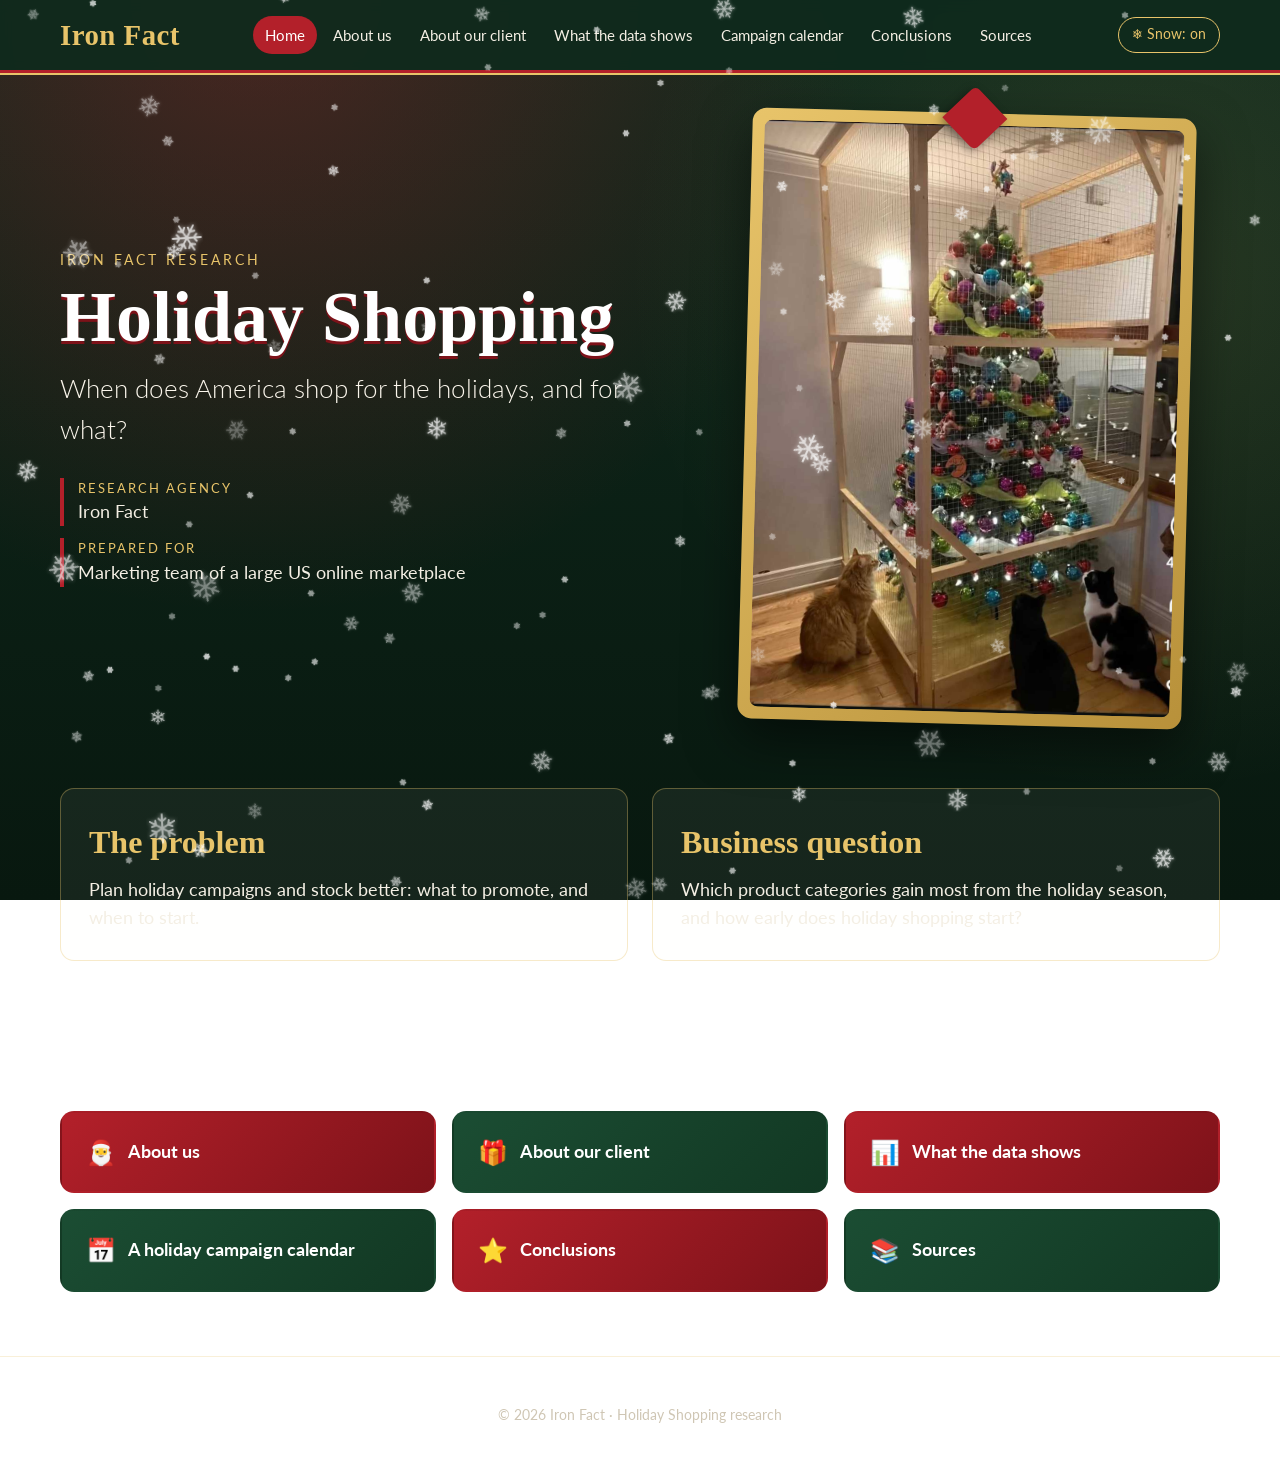
<file: website/index.html>
<!DOCTYPE html>
<html lang="en">
<head>
  <meta charset="UTF-8">
  <meta name="viewport" content="width=device-width, initial-scale=1.0">
  <title>Holiday Shopping | Iron Fact</title>
  <meta name="description" content="Iron Fact research: When does America shop for the holidays, and for what?">
  <link rel="preconnect" href="https://fonts.googleapis.com">
  <link rel="preconnect" href="https://fonts.gstatic.com" crossorigin>
  <link href="https://fonts.googleapis.com/css2?family=Lato:wght@300;400;700&family=Mountains+of+Christmas:wght@700&display=swap" rel="stylesheet">
  <link rel="stylesheet" href="css/style.css">
  <script src="js/snow.js" defer></script>
</head>
<body>
  <header class="site-header">
    <div class="header-inner">
      <a class="brand" href="index.html">Iron Fact</a>
      <nav class="main-nav" aria-label="Main">
        <ul>
          <li><a href="index.html" aria-current="page">Home</a></li>
          <li><a href="about-us.html">About us</a></li>
          <li><a href="about-client.html">About our client</a></li>
          <li><a href="data.html">What the data shows</a></li>
          <li><a href="calendar.html">Campaign calendar</a></li>
          <li><a href="conclusions.html">Conclusions</a></li>
          <li><a href="sources.html">Sources</a></li>
        </ul>
      </nav>
      <button type="button" class="snow-toggle" data-snow-toggle aria-pressed="true">❄ Snow: on</button>
    </div>
  </header>

  <main>
    <section class="hero">
      <div>
        <p class="eyebrow">Iron Fact Research</p>
        <h1>Holiday Shopping</h1>
        <p class="subtitle">When does America shop for the holidays, and for what?</p>
        <dl class="meta">
          <div>
            <dt>Research agency</dt>
            <dd>Iron Fact</dd>
          </div>
          <div>
            <dt>Prepared for</dt>
            <dd>Marketing team of a large US online marketplace</dd>
          </div>
        </dl>
      </div>
      <figure class="hero-figure">
        <img src="images/70793.jpg" alt="Three cats looking at a decorated Christmas tree protected inside a wooden mesh enclosure" width="966" height="1350">
      </figure>
    </section>

    <section class="brief" aria-label="Research brief">
      <article class="card">
        <h2>The problem</h2>
        <p>Plan holiday campaigns and stock better: what to promote, and when to start.</p>
      </article>
      <article class="card">
        <h2>Business question</h2>
        <p>Which product categories gain most from the holiday season, and how early does holiday shopping start?</p>
      </article>
    </section>

    <section class="explore">
      <h2>Explore the research</h2>
      <ul class="page-links">
        <li><a href="about-us.html"><span class="icon" aria-hidden="true">🎅</span>About us</a></li>
        <li><a href="about-client.html"><span class="icon" aria-hidden="true">🎁</span>About our client</a></li>
        <li><a href="data.html"><span class="icon" aria-hidden="true">📊</span>What the data shows</a></li>
        <li><a href="calendar.html"><span class="icon" aria-hidden="true">📅</span>A holiday campaign calendar</a></li>
        <li><a href="conclusions.html"><span class="icon" aria-hidden="true">⭐</span>Conclusions</a></li>
        <li><a href="sources.html"><span class="icon" aria-hidden="true">📚</span>Sources</a></li>
      </ul>
    </section>
  </main>

  <footer class="site-footer">
    <p>&copy; 2026 Iron Fact &middot; Holiday Shopping research</p>
  </footer>
</body>
</html>
</file>
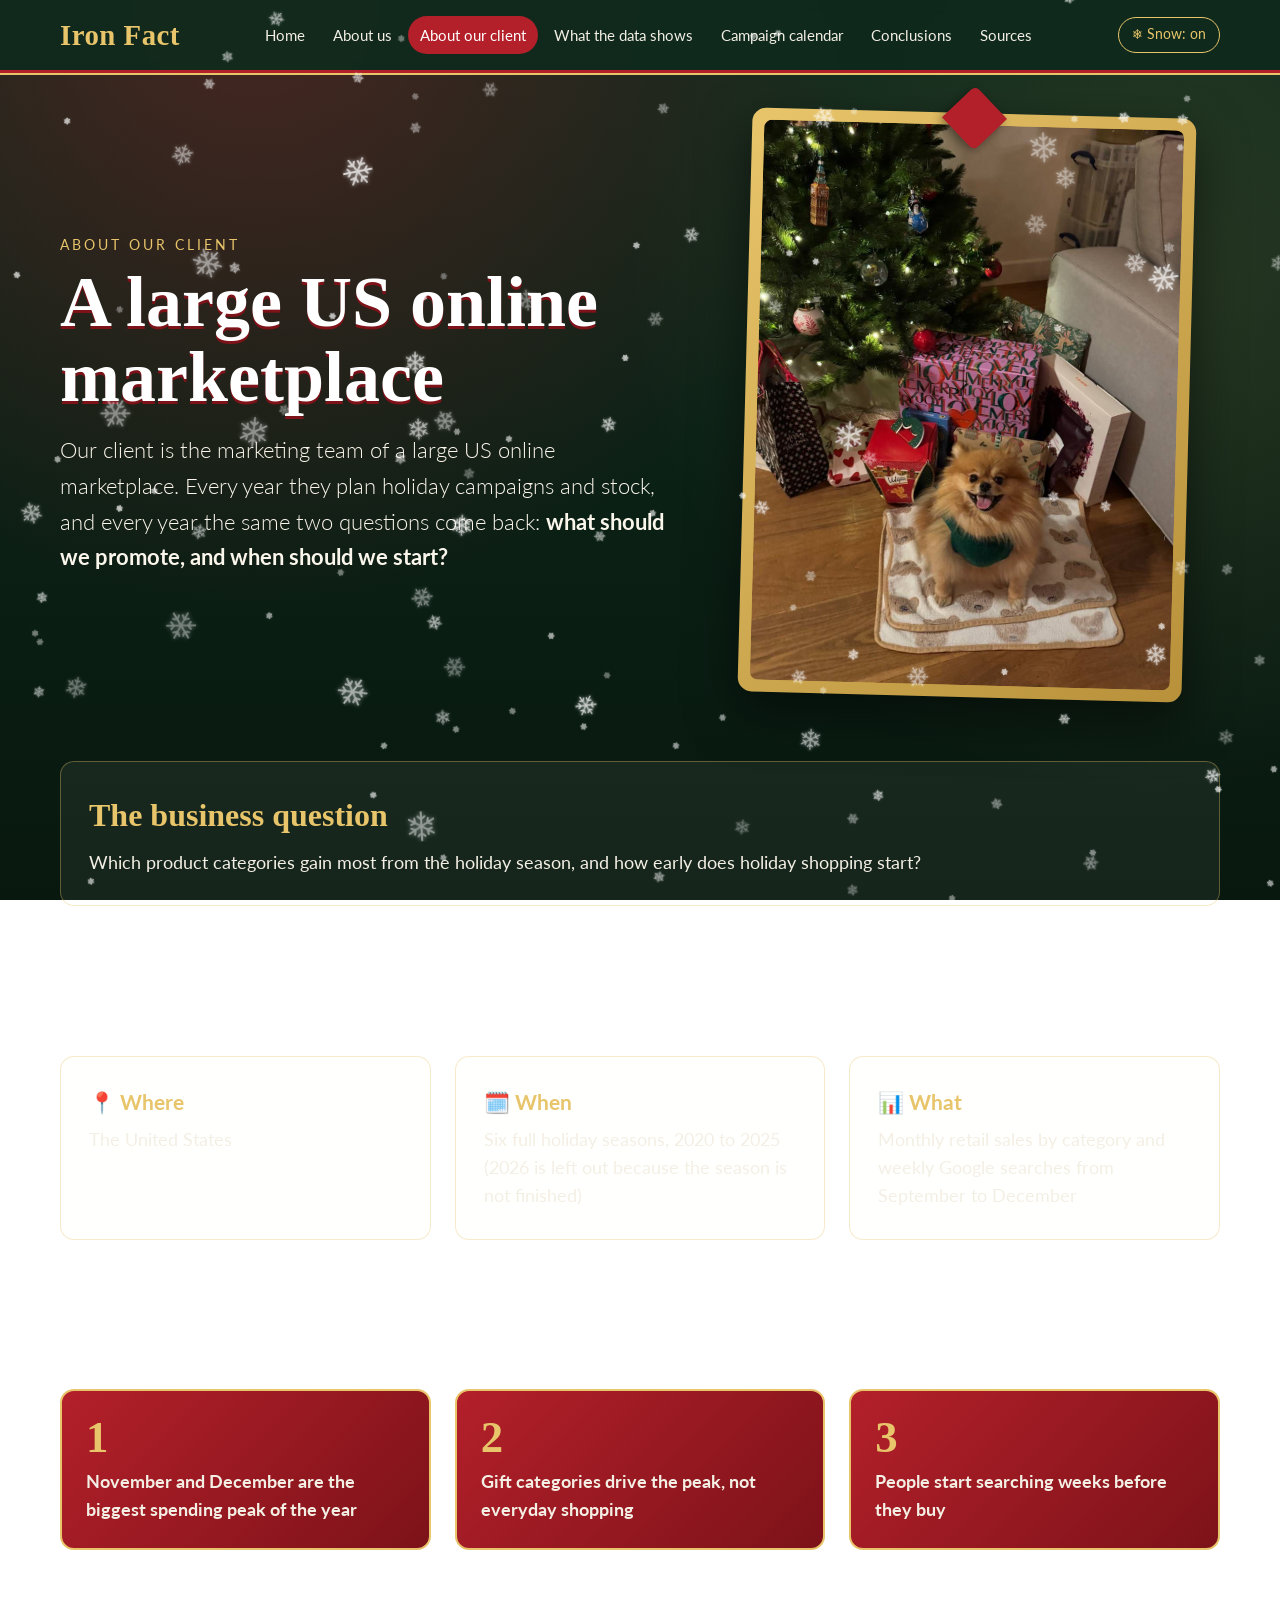
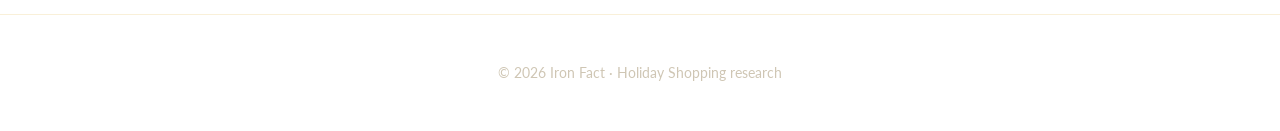
<file: website/about-client.html>
<!DOCTYPE html>
<html lang="en">
<head>
  <meta charset="UTF-8">
  <meta name="viewport" content="width=device-width, initial-scale=1.0">
  <title>About our client | Iron Fact</title>
  <link rel="preconnect" href="https://fonts.googleapis.com">
  <link rel="preconnect" href="https://fonts.gstatic.com" crossorigin>
  <link href="https://fonts.googleapis.com/css2?family=Lato:wght@300;400;700&family=Mountains+of+Christmas:wght@700&display=swap" rel="stylesheet">
  <link rel="stylesheet" href="css/style.css">
  <script src="js/snow.js" defer></script>
</head>
<body>
  <header class="site-header">
    <div class="header-inner">
      <a class="brand" href="index.html">Iron Fact</a>
      <nav class="main-nav" aria-label="Main">
        <ul>
          <li><a href="index.html">Home</a></li>
          <li><a href="about-us.html">About us</a></li>
          <li><a href="about-client.html" aria-current="page">About our client</a></li>
          <li><a href="data.html">What the data shows</a></li>
          <li><a href="calendar.html">Campaign calendar</a></li>
          <li><a href="conclusions.html">Conclusions</a></li>
          <li><a href="sources.html">Sources</a></li>
        </ul>
      </nav>
      <button type="button" class="snow-toggle" data-snow-toggle aria-pressed="true">❄ Snow: on</button>
    </div>
  </header>

  <main>
    <section class="hero">
      <div class="page-intro">
        <p class="eyebrow">About our client</p>
        <h1>A large US online marketplace</h1>
        <p class="lead">Our client is the marketing team of a large US online marketplace. Every year they plan holiday campaigns and stock, and every year the same two questions come back: <strong>what should we promote, and when should we start?</strong></p>
      </div>
      <figure class="hero-figure">
        <img src="images/IMG_5711.jpg" alt="A smiling Pomeranian in a green sweater sitting on a blanket in front of wrapped gifts under a Christmas tree" width="960" height="1280">
      </figure>
    </section>

    <section class="brief" aria-label="The business question">
      <article class="card card-wide">
        <h2>The business question</h2>
        <p>Which product categories gain most from the holiday season, and how early does holiday shopping start?</p>
      </article>
    </section>

    <section class="explore">
      <h2>What we looked at</h2>
      <div class="grid-3">
        <article class="card">
          <h3><span aria-hidden="true">📍</span> Where</h3>
          <p>The United States</p>
        </article>
        <article class="card">
          <h3><span aria-hidden="true">🗓️</span> When</h3>
          <p>Six full holiday seasons, 2020 to 2025 (2026 is left out because the season is not finished)</p>
        </article>
        <article class="card">
          <h3><span aria-hidden="true">📊</span> What</h3>
          <p>Monthly retail sales by category and weekly Google searches from September to December</p>
        </article>
      </div>
    </section>

    <section class="explore">
      <h2>Our three hypotheses</h2>
      <ol class="hypotheses">
        <li>November and December are the biggest spending peak of the year</li>
        <li>Gift categories drive the peak, not everyday shopping</li>
        <li>People start searching weeks before they buy</li>
      </ol>
    </section>
  </main>

  <footer class="site-footer">
    <p>&copy; 2026 Iron Fact &middot; Holiday Shopping research</p>
  </footer>
</body>
</html>
</file>
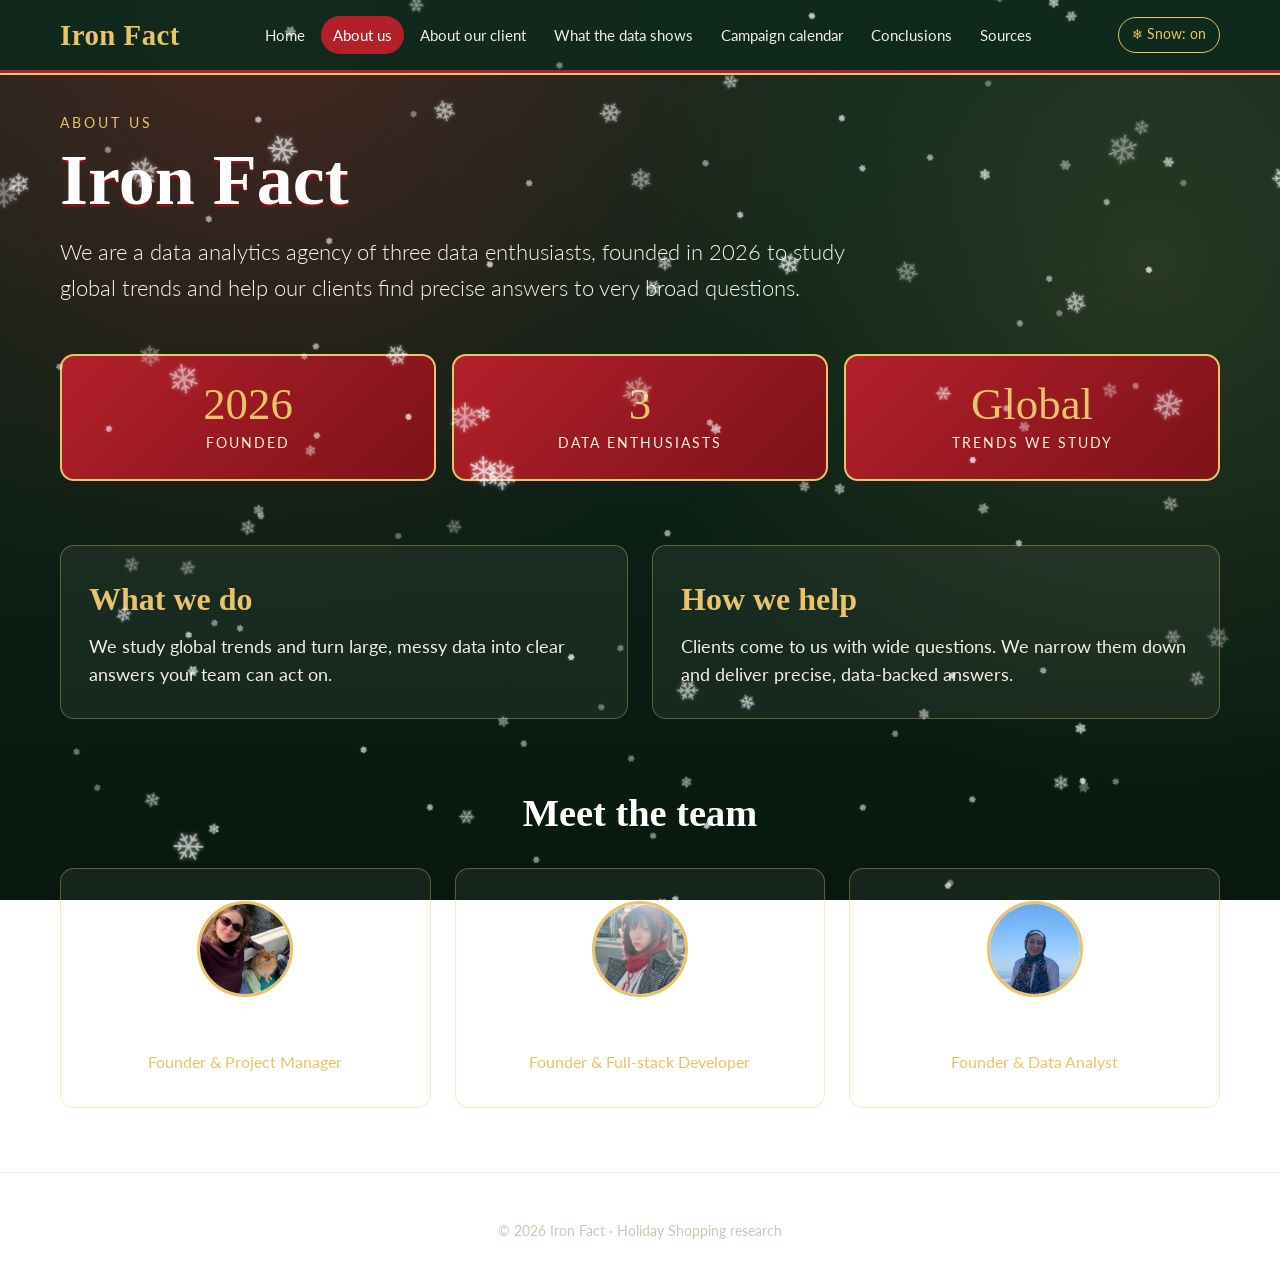
<file: website/about-us.html>
<!DOCTYPE html>
<html lang="en">
<head>
  <meta charset="UTF-8">
  <meta name="viewport" content="width=device-width, initial-scale=1.0">
  <title>About us | Iron Fact</title>
  <link rel="preconnect" href="https://fonts.googleapis.com">
  <link rel="preconnect" href="https://fonts.gstatic.com" crossorigin>
  <link href="https://fonts.googleapis.com/css2?family=Lato:wght@300;400;700&family=Mountains+of+Christmas:wght@700&display=swap" rel="stylesheet">
  <link rel="stylesheet" href="css/style.css">
  <script src="js/snow.js" defer></script>
</head>
<body>
  <header class="site-header">
    <div class="header-inner">
      <a class="brand" href="index.html">Iron Fact</a>
      <nav class="main-nav" aria-label="Main">
        <ul>
          <li><a href="index.html">Home</a></li>
          <li><a href="about-us.html" aria-current="page">About us</a></li>
          <li><a href="about-client.html">About our client</a></li>
          <li><a href="data.html">What the data shows</a></li>
          <li><a href="calendar.html">Campaign calendar</a></li>
          <li><a href="conclusions.html">Conclusions</a></li>
          <li><a href="sources.html">Sources</a></li>
        </ul>
      </nav>
      <button type="button" class="snow-toggle" data-snow-toggle aria-pressed="true">❄ Snow: on</button>
    </div>
  </header>

  <main>
    <section class="page-intro">
      <p class="eyebrow">About us</p>
      <h1>Iron Fact</h1>
      <p class="lead">We are a data analytics agency of three data enthusiasts, founded in 2026 to study global trends and help our clients find precise answers to very broad questions.</p>
    </section>

    <section class="facts" aria-label="Iron Fact at a glance">
      <div class="fact">
        <span class="fact-value">2026</span>
        <span class="fact-label">Founded</span>
      </div>
      <div class="fact">
        <span class="fact-value">3</span>
        <span class="fact-label">Data enthusiasts</span>
      </div>
      <div class="fact">
        <span class="fact-value">Global</span>
        <span class="fact-label">Trends we study</span>
      </div>
    </section>

    <section class="brief" aria-label="What we do">
      <article class="card">
        <h2>What we do</h2>
        <p>We study global trends and turn large, messy data into clear answers your team can act on.</p>
      </article>
      <article class="card">
        <h2>How we help</h2>
        <p>Clients come to us with wide questions. We narrow them down and deliver precise, data-backed answers.</p>
      </article>
    </section>

    <section class="explore">
      <h2>Meet the team</h2>
      <ul class="team">
        <li class="team-member">
          <img class="avatar" src="images/Anastasiia_Zavrazhina_avatar.jpg" alt="Portrait of Anastasiia Zavrazhina" width="96" height="96">
          <h3>Anastasiia Zavrazhina</h3>
          <p class="role">Founder & Project Manager</p>
        </li>
        <li class="team-member">
          <img class="avatar" src="images/Oxana_Ribeiro_avatar.jpg" alt="Portrait of Oxana Ribeiro" width="96" height="96">
          <h3>Oxana Ribeiro</h3>
          <p class="role">Founder & Full-stack Developer</p>
        </li>
        <li class="team-member">
          <img class="avatar" src="images/Maisa_Alaa_avatar.jpg" alt="Portrait of Maisa Alaa" width="96" height="96">
          <h3>Maisa Alaa</h3>
          <p class="role">Founder & Data Analyst</p>
        </li>
      </ul>
    </section>
  </main>

  <footer class="site-footer">
    <p>&copy; 2026 Iron Fact &middot; Holiday Shopping research</p>
  </footer>
</body>
</html>
</file>
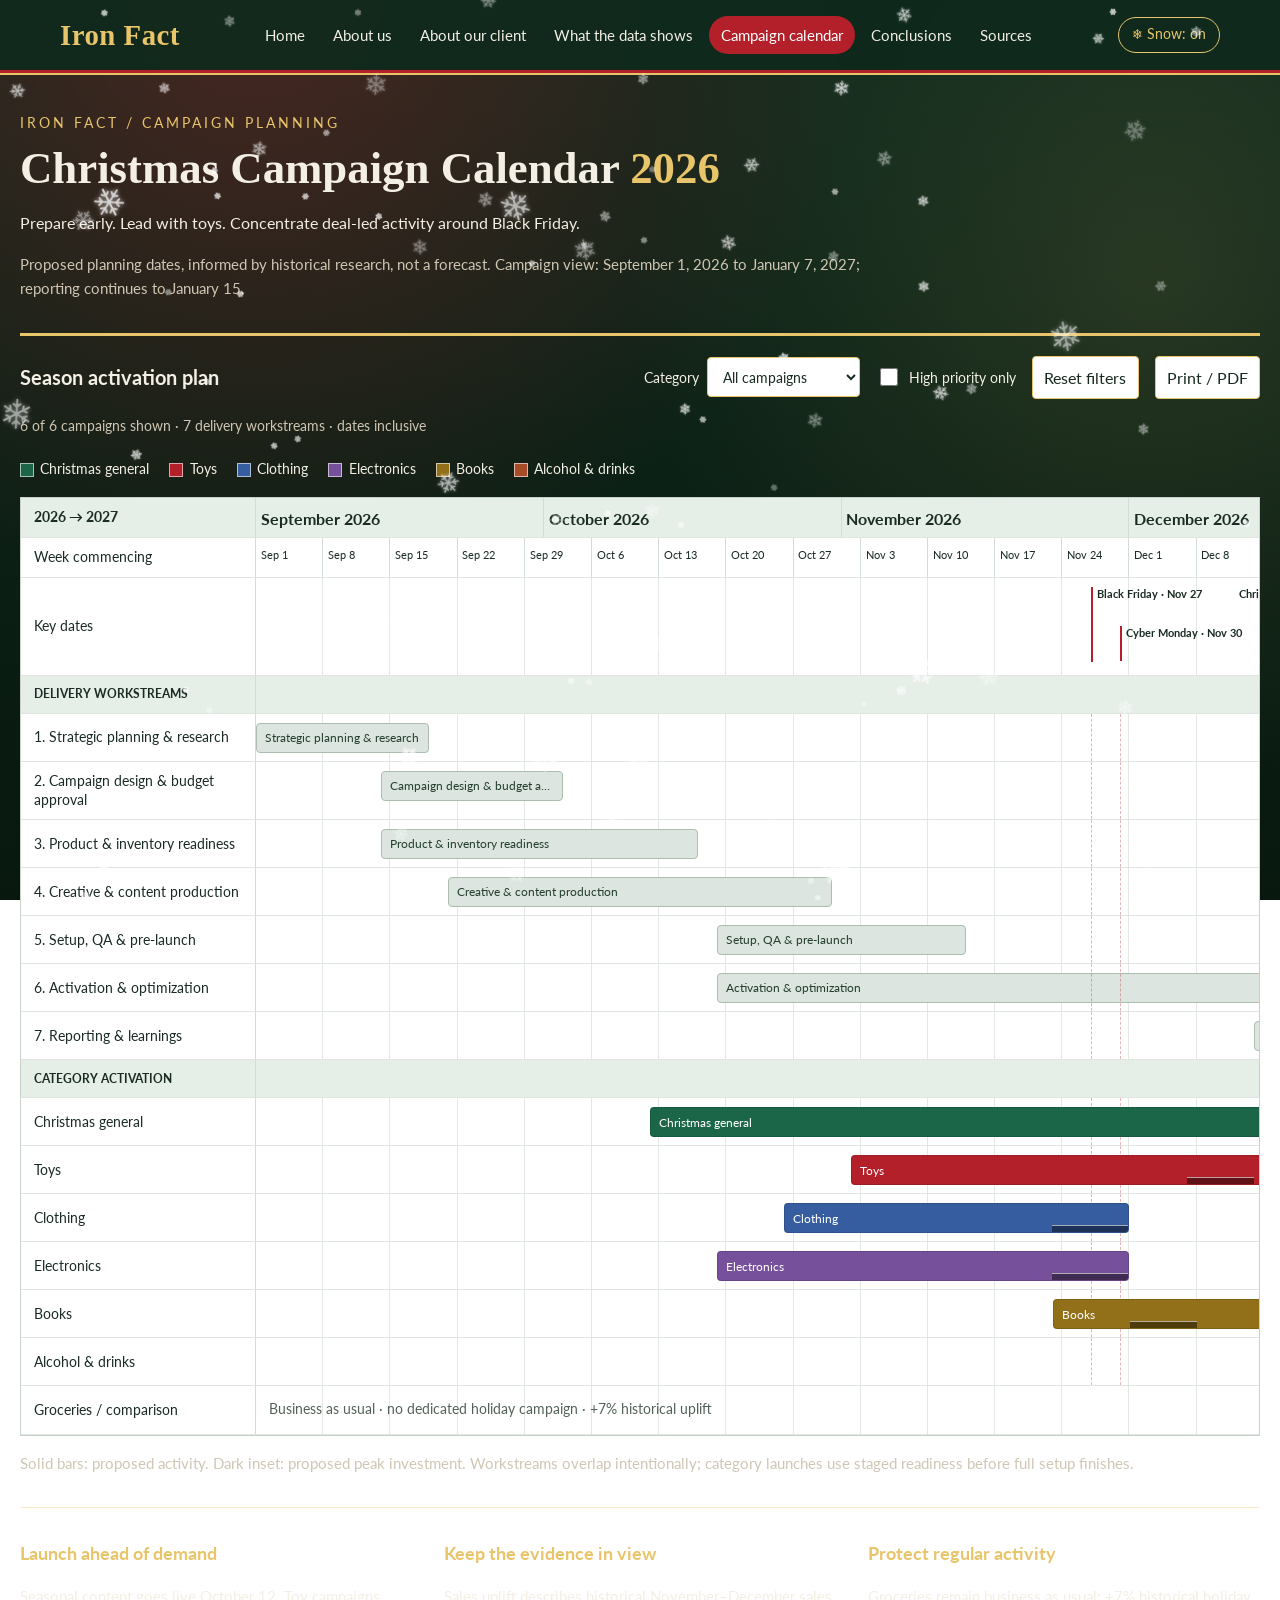
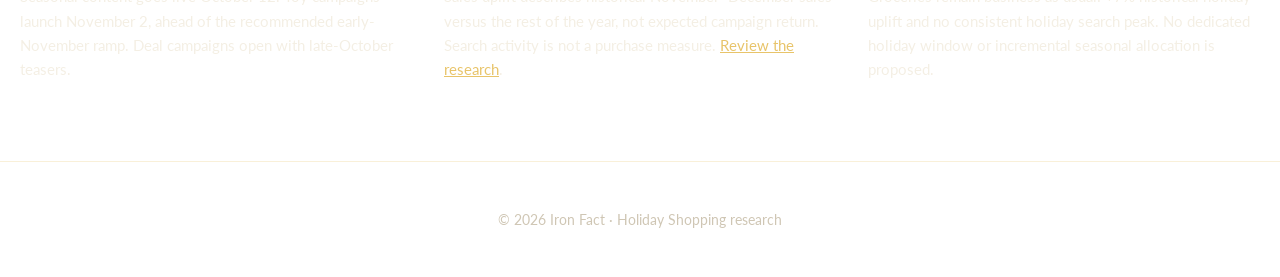
<file: website/calendar.html>
<!DOCTYPE html>
<html lang="en">
<head>
  <meta charset="UTF-8">
  <meta name="viewport" content="width=device-width, initial-scale=1.0">
  <title>A holiday campaign calendar | Iron Fact</title>
  <link rel="preconnect" href="https://fonts.googleapis.com">
  <link rel="preconnect" href="https://fonts.gstatic.com" crossorigin>
  <link href="https://fonts.googleapis.com/css2?family=Lato:wght@300;400;700&family=Mountains+of+Christmas:wght@700&display=swap" rel="stylesheet">
  <link rel="stylesheet" href="css/style.css">
  <link rel="stylesheet" href="css/calendar.css">
  <script src="js/snow.js" defer></script>
  <script src="js/calendar.js" defer></script>
</head>
<body>
  <header class="site-header">
    <div class="header-inner">
      <a class="brand" href="index.html">Iron Fact</a>
      <nav class="main-nav" aria-label="Main">
        <ul>
          <li><a href="index.html">Home</a></li>
          <li><a href="about-us.html">About us</a></li>
          <li><a href="about-client.html">About our client</a></li>
          <li><a href="data.html">What the data shows</a></li>
          <li><a href="calendar.html" aria-current="page">Campaign calendar</a></li>
          <li><a href="conclusions.html">Conclusions</a></li>
          <li><a href="sources.html">Sources</a></li>
        </ul>
      </nav>
      <button type="button" class="snow-toggle" data-snow-toggle aria-pressed="true">❄ Snow: on</button>
    </div>
  </header>

  <main class="campaign-page">
    <section class="calendar-intro">
      <p class="eyebrow">Iron Fact / Campaign planning</p>
      <h1>Christmas Campaign Calendar <span>2026</span></h1>
      <p>Prepare early. Lead with toys. Concentrate deal-led activity around Black Friday.</p>
      <p class="planning-note">Proposed planning dates, informed by historical research, not a forecast. Campaign view: September 1, 2026 to January 7, 2027; reporting continues to January 15.</p>
    </section>
    <section class="calendar-workspace" aria-labelledby="timeline-title">
      <div class="calendar-toolbar">
        <h2 id="timeline-title">Season activation plan</h2>
        <div class="calendar-controls">
          <label>Category <select id="category-filter"><option value="all">All campaigns</option></select></label>
          <label class="priority-filter"><input id="priority-filter" type="checkbox"> High priority only</label>
          <button id="reset-filters" type="button">Reset filters</button>
          <button id="print-calendar" type="button">Print / PDF</button>
        </div>
      </div>
      <p id="calendar-status" role="status" aria-live="polite"></p>
      <div class="calendar-legend" id="calendar-legend" aria-label="Timeline legend"></div>
      <div class="timeline-scroll" tabindex="0" role="region" aria-label="Campaign timeline, scroll horizontally for later dates">
        <div id="campaign-timeline" class="campaign-timeline"></div>
      </div>
      <p class="calendar-footnote">Solid bars: proposed activity. Dark inset: proposed peak investment. Workstreams overlap intentionally; category launches use staged readiness before full setup finishes.</p>
    </section>
    <section class="calendar-notes" aria-label="Planning principles">
      <div><h2>Launch ahead of demand</h2><p>Seasonal content goes live October 12. Toy campaigns launch November 2, ahead of the recommended early-November ramp. Deal campaigns open with late-October teasers.</p></div>
      <div><h2>Keep the evidence in view</h2><p>Sales uplift describes historical November–December sales versus the rest of the year, not expected campaign return. Search activity is not a purchase measure. <a href="data.html">Review the research</a>.</p></div>
      <div><h2>Protect regular activity</h2><p>Groceries remain business as usual: +7% historical holiday uplift and no consistent holiday search peak. No dedicated holiday window or incremental seasonal allocation is proposed.</p></div>
    </section>
    <section id="print-campaigns" class="print-campaigns" aria-label="Campaign planning details"></section>
    <dialog id="campaign-dialog" aria-labelledby="detail-title">
      <div class="dialog-header"><p>Campaign brief / Proposed 2026 plan</p><button id="close-details" type="button" aria-label="Close campaign details">Close</button></div>
      <div id="campaign-detail"></div>
    </dialog>
    <noscript><p>Enable JavaScript to display the interactive campaign timeline.</p></noscript>
  </main>

  <footer class="site-footer">
    <p>&copy; 2026 Iron Fact &middot; Holiday Shopping research</p>
  </footer>
</body>
</html>
</file>
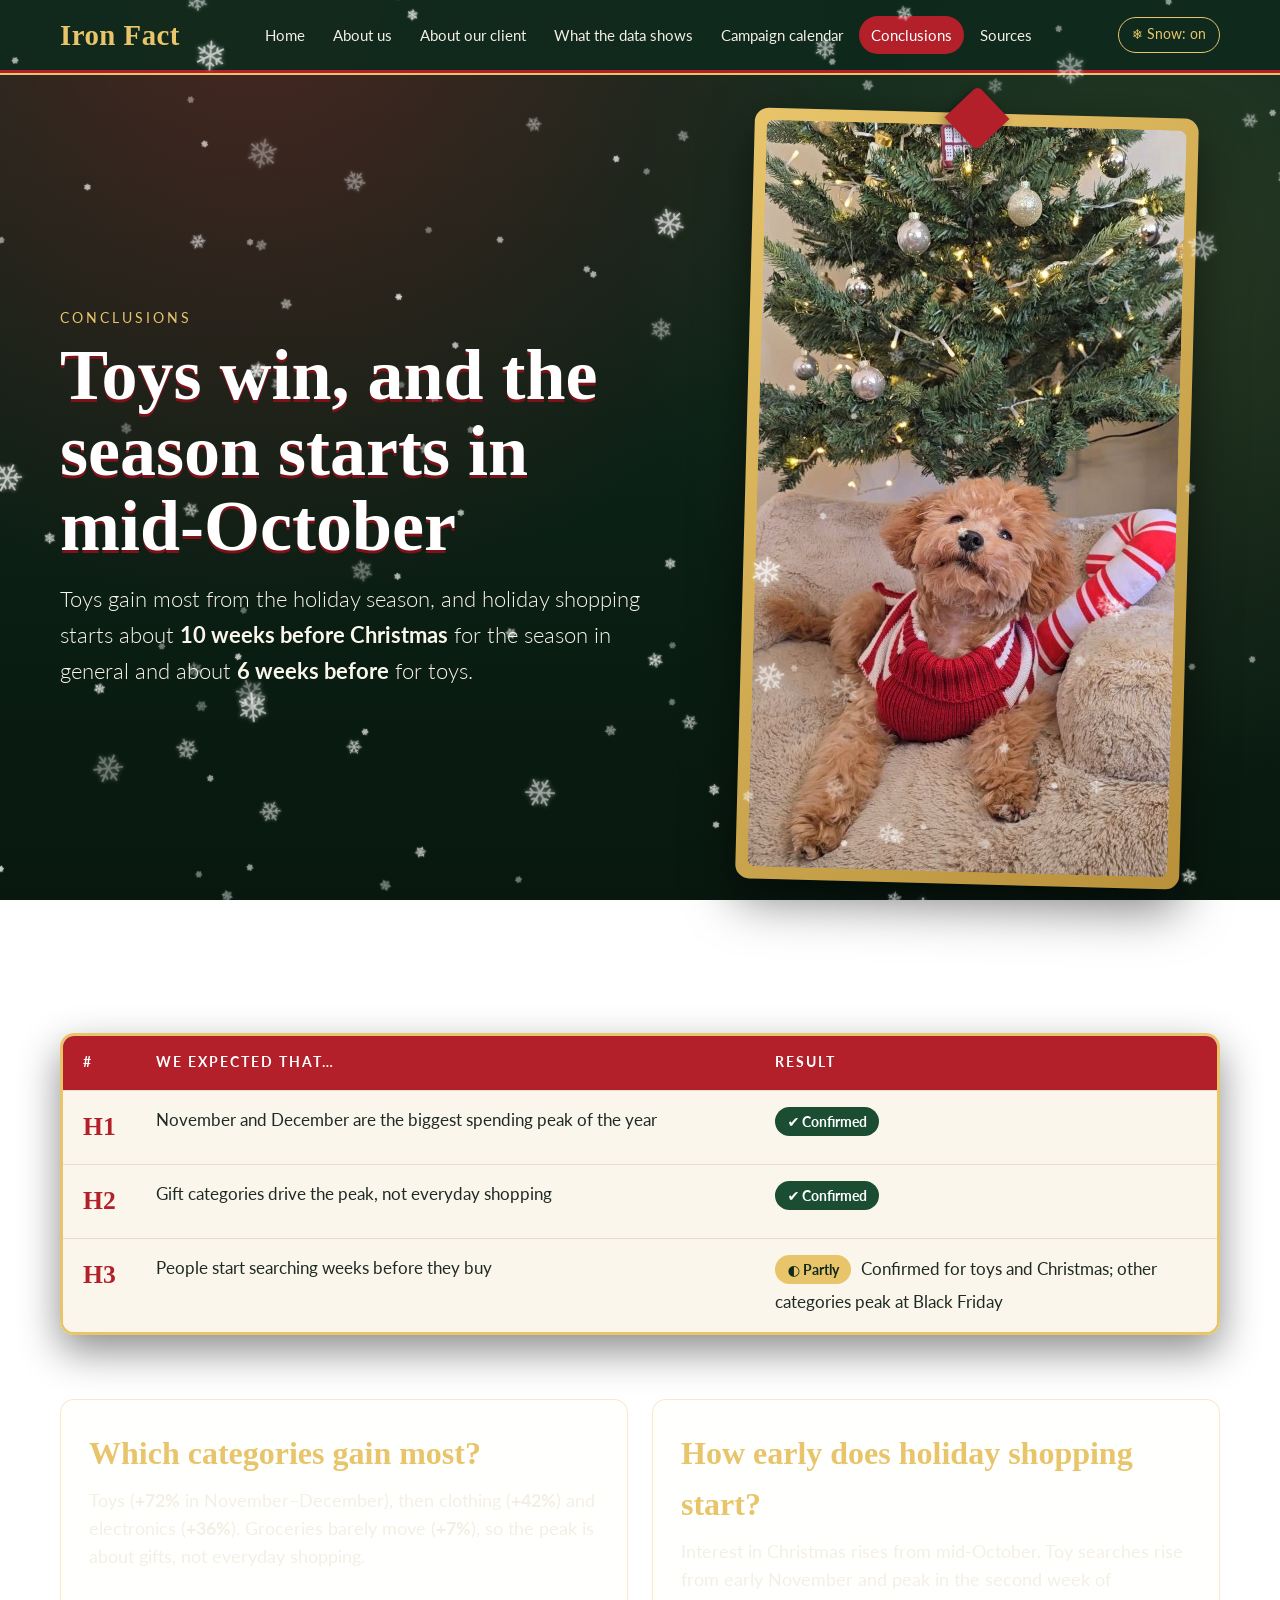
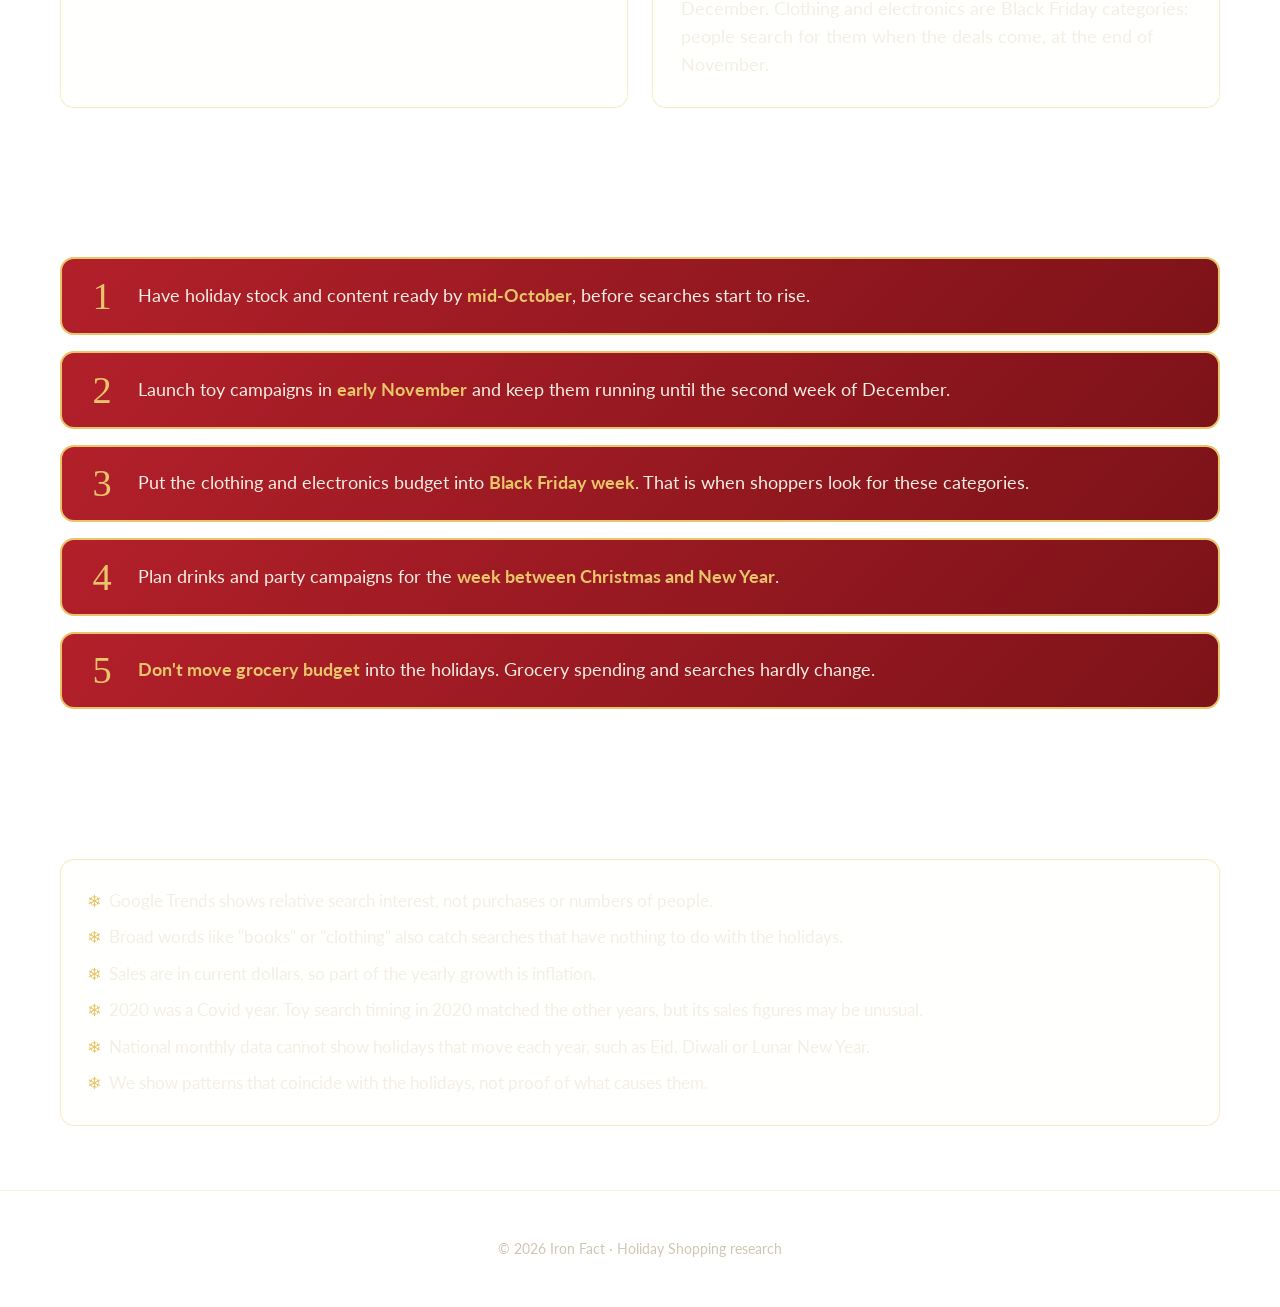
<file: website/conclusions.html>
<!DOCTYPE html>
<html lang="en">
<head>
  <meta charset="UTF-8">
  <meta name="viewport" content="width=device-width, initial-scale=1.0">
  <title>Conclusions | Iron Fact</title>
  <link rel="preconnect" href="https://fonts.googleapis.com">
  <link rel="preconnect" href="https://fonts.gstatic.com" crossorigin>
  <link href="https://fonts.googleapis.com/css2?family=Lato:wght@300;400;700&family=Mountains+of+Christmas:wght@700&display=swap" rel="stylesheet">
  <link rel="stylesheet" href="css/style.css">
  <script src="js/snow.js" defer></script>
</head>
<body>
  <header class="site-header">
    <div class="header-inner">
      <a class="brand" href="index.html">Iron Fact</a>
      <nav class="main-nav" aria-label="Main">
        <ul>
          <li><a href="index.html">Home</a></li>
          <li><a href="about-us.html">About us</a></li>
          <li><a href="about-client.html">About our client</a></li>
          <li><a href="data.html">What the data shows</a></li>
          <li><a href="calendar.html">Campaign calendar</a></li>
          <li><a href="conclusions.html" aria-current="page">Conclusions</a></li>
          <li><a href="sources.html">Sources</a></li>
        </ul>
      </nav>
      <button type="button" class="snow-toggle" data-snow-toggle aria-pressed="true">❄ Snow: on</button>
    </div>
  </header>

  <main>
    <section class="hero">
      <div class="page-intro">
        <p class="eyebrow">Conclusions</p>
        <h1>Toys win, and the season starts in mid-October</h1>
        <p class="lead">Toys gain most from the holiday season, and holiday shopping starts about <strong>10 weeks before Christmas</strong> for the season in general and about <strong>6 weeks before</strong> for toys.</p>
      </div>
      <figure class="hero-figure">
        <img src="images/IMG_6315.jpg" alt="A fluffy apricot puppy in a red and white striped sweater lying on a cushion under a decorated Christmas tree, next to a candy cane toy" width="720" height="1280">
      </figure>
    </section>

    <section class="explore">
      <h2>Our three hypotheses</h2>
      <div class="table-wrap">
        <table class="hypothesis-table">
          <thead>
            <tr>
              <th scope="col">#</th>
              <th scope="col">We expected that…</th>
              <th scope="col">Result</th>
            </tr>
          </thead>
          <tbody>
            <tr>
              <th scope="row">H1</th>
              <td>November and December are the biggest spending peak of the year</td>
              <td><span class="result result-yes">✔ Confirmed</span></td>
            </tr>
            <tr>
              <th scope="row">H2</th>
              <td>Gift categories drive the peak, not everyday shopping</td>
              <td><span class="result result-yes">✔ Confirmed</span></td>
            </tr>
            <tr>
              <th scope="row">H3</th>
              <td>People start searching weeks before they buy</td>
              <td><span class="result result-partial">◐ Partly</span> Confirmed for toys and Christmas; other categories peak at Black Friday</td>
            </tr>
          </tbody>
        </table>
      </div>
    </section>

    <section class="brief" aria-label="Answers to the business question">
      <article class="card">
        <h2>Which categories gain most?</h2>
        <p>Toys (<strong>+72%</strong> in November–December), then clothing (<strong>+42%</strong>) and electronics (<strong>+36%</strong>). Groceries barely move (<strong>+7%</strong>), so the peak is about gifts, not everyday shopping.</p>
      </article>
      <article class="card">
        <h2>How early does holiday shopping start?</h2>
        <p>Interest in Christmas rises from mid-October. Toy searches rise from early November and peak in the second week of December. Clothing and electronics are Black Friday categories: people search for them when the deals come, at the end of November.</p>
      </article>
    </section>

    <section class="explore">
      <h2>Our recommendations</h2>
      <ol class="recommendations">
        <li><span>Have holiday stock and content ready by <strong>mid-October</strong>, before searches start to rise.</span></li>
        <li><span>Launch toy campaigns in <strong>early November</strong> and keep them running until the second week of December.</span></li>
        <li><span>Put the clothing and electronics budget into <strong>Black Friday week</strong>. That is when shoppers look for these categories.</span></li>
        <li><span>Plan drinks and party campaigns for the <strong>week between Christmas and New Year</strong>.</span></li>
        <li><span><strong>Don't move grocery budget</strong> into the holidays. Grocery spending and searches hardly change.</span></li>
      </ol>
    </section>

    <section class="explore">
      <h2>Limitations</h2>
      <article class="card limitations">
        <ul>
          <li>Google Trends shows relative search interest, not purchases or numbers of people.</li>
          <li>Broad words like "books" or "clothing" also catch searches that have nothing to do with the holidays.</li>
          <li>Sales are in current dollars, so part of the yearly growth is inflation.</li>
          <li>2020 was a Covid year. Toy search timing in 2020 matched the other years, but its sales figures may be unusual.</li>
          <li>National monthly data cannot show holidays that move each year, such as Eid, Diwali or Lunar New Year.</li>
          <li>We show patterns that coincide with the holidays, not proof of what causes them.</li>
        </ul>
      </article>
    </section>
  </main>

  <footer class="site-footer">
    <p>&copy; 2026 Iron Fact &middot; Holiday Shopping research</p>
  </footer>
</body>
</html>
</file>
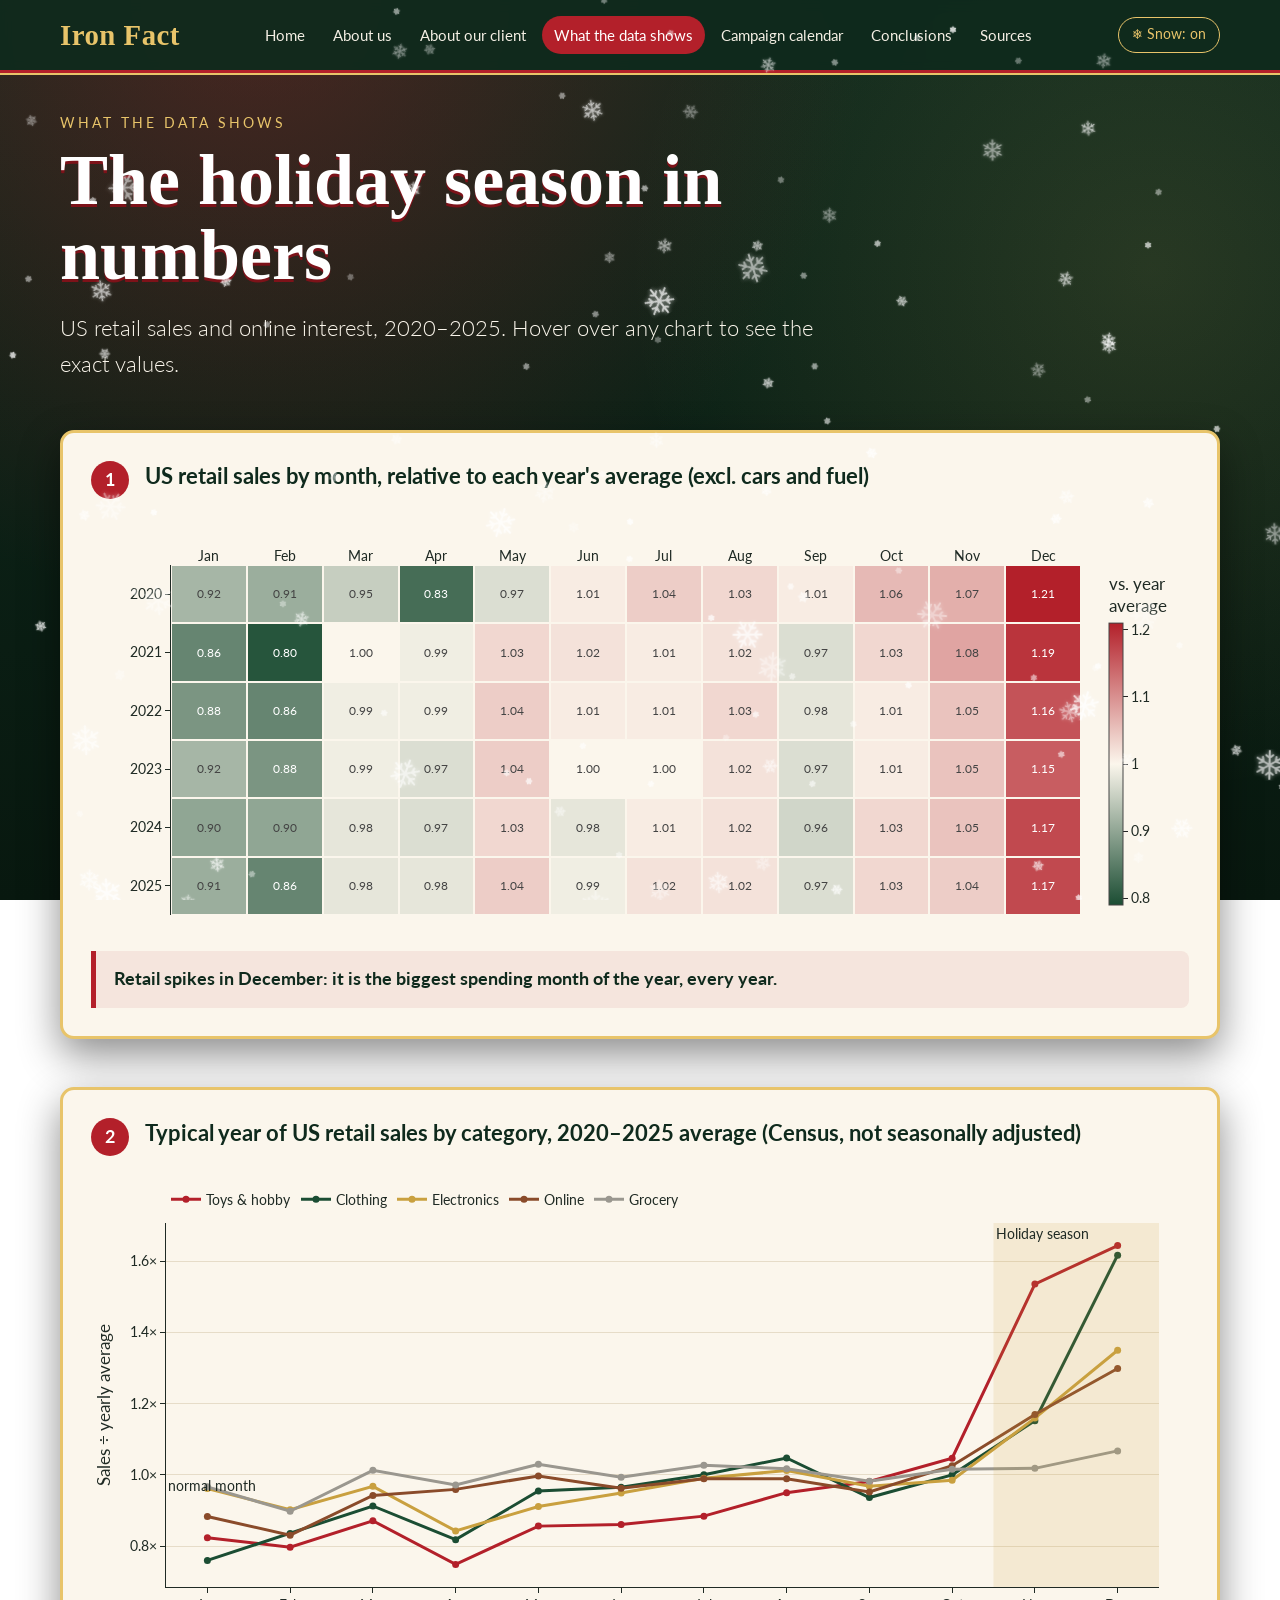
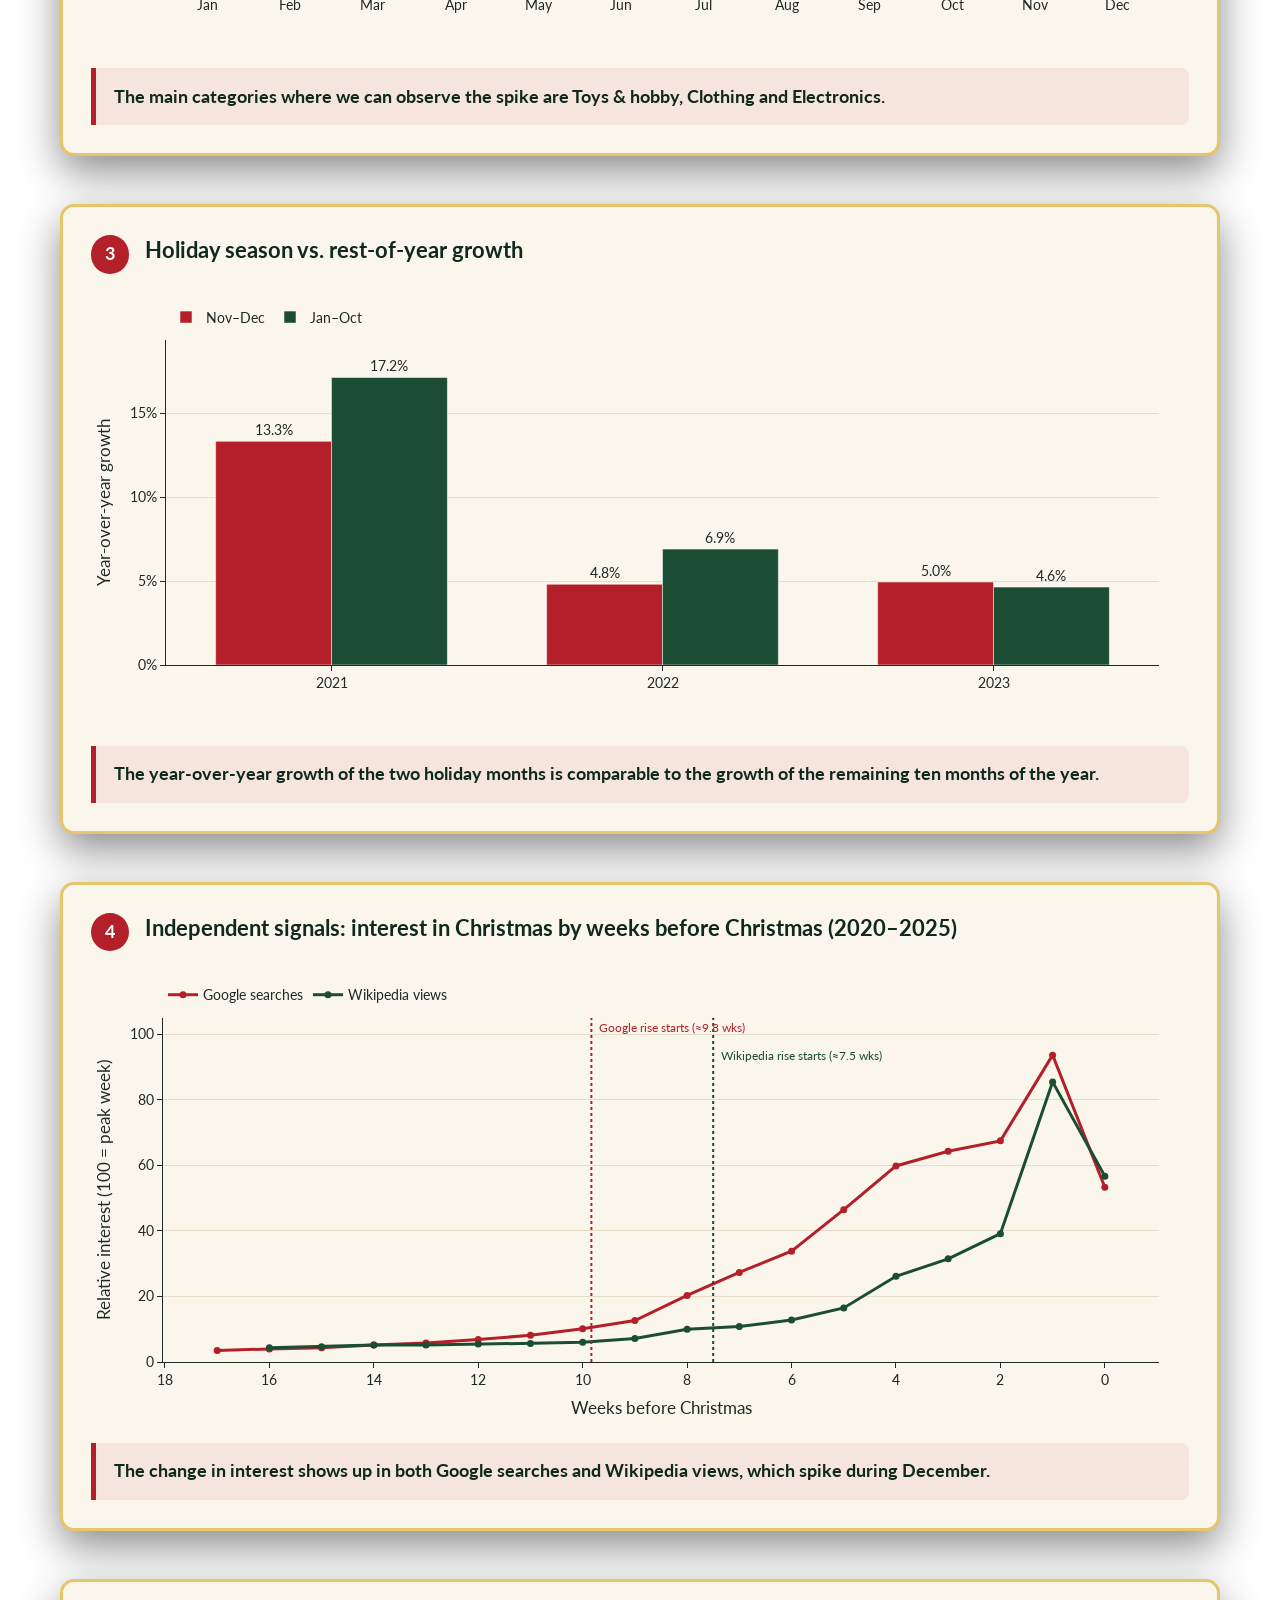
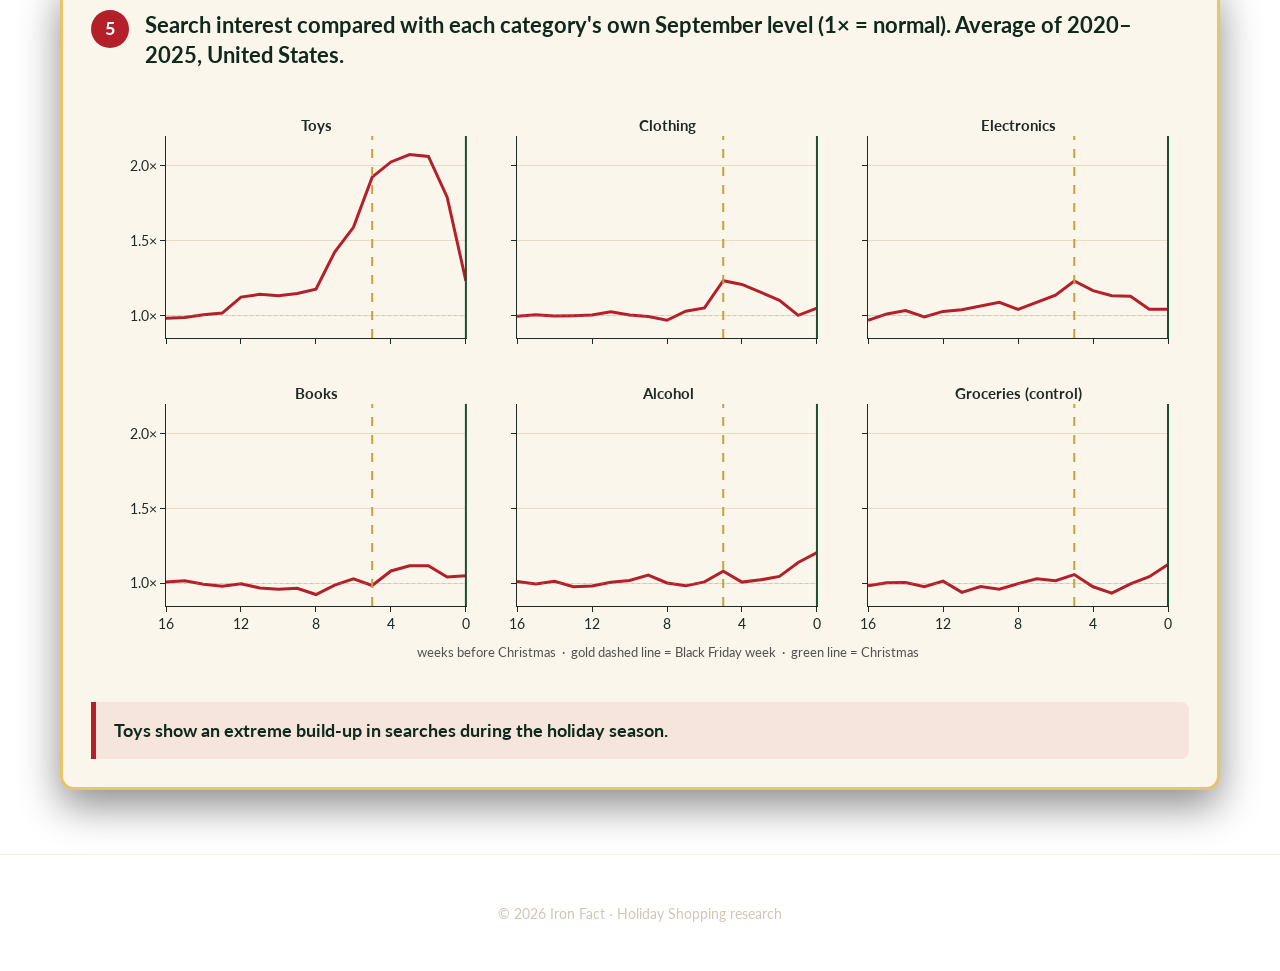
<file: website/data.html>
<!DOCTYPE html>
<html lang="en">
<head>
  <meta charset="UTF-8">
  <meta name="viewport" content="width=device-width, initial-scale=1.0">
  <title>What the data shows | Iron Fact</title>
  <link rel="preconnect" href="https://fonts.googleapis.com">
  <link rel="preconnect" href="https://fonts.gstatic.com" crossorigin>
  <link href="https://fonts.googleapis.com/css2?family=Lato:wght@300;400;700&family=Mountains+of+Christmas:wght@700&display=swap" rel="stylesheet">
  <link rel="stylesheet" href="css/style.css">
  <script src="js/snow.js" defer></script>
</head>
<body>
  <header class="site-header">
    <div class="header-inner">
      <a class="brand" href="index.html">Iron Fact</a>
      <nav class="main-nav" aria-label="Main">
        <ul>
          <li><a href="index.html">Home</a></li>
          <li><a href="about-us.html">About us</a></li>
          <li><a href="about-client.html">About our client</a></li>
          <li><a href="data.html" aria-current="page">What the data shows</a></li>
          <li><a href="calendar.html">Campaign calendar</a></li>
          <li><a href="conclusions.html">Conclusions</a></li>
          <li><a href="sources.html">Sources</a></li>
        </ul>
      </nav>
      <button type="button" class="snow-toggle" data-snow-toggle aria-pressed="true">❄ Snow: on</button>
    </div>
  </header>

  <main>
    <section class="page-intro">
      <p class="eyebrow">What the data shows</p>
      <h1>The holiday season in numbers</h1>
      <p class="lead">US retail sales and online interest, 2020–2025. Hover over any chart to see the exact values.</p>
    </section>

    <figure class="chart-card">
      <figcaption>
        <span class="chart-number">1</span>
        <h2>US retail sales by month, relative to each year's average (excl. cars and fuel)</h2>
      </figcaption>
      <div class="chart" data-chart="heatmap" role="img"
           aria-label="Heatmap of US retail sales by month and year. December is the darkest red in every year."></div>
      <p class="takeaway">Retail spikes in December: it is the biggest spending month of the year, every year.</p>
    </figure>

    <figure class="chart-card">
      <figcaption>
        <span class="chart-number">2</span>
        <h2>Typical year of US retail sales by category, 2020–2025 average (Census, not seasonally adjusted)</h2>
      </figcaption>
      <div class="chart" data-chart="category-profile" role="img"
           aria-label="Line chart of monthly sales by category. Toys, clothing and electronics rise sharply in November and December; grocery stays flat."></div>
      <p class="takeaway">The main categories where we can observe the spike are Toys &amp; hobby, Clothing and Electronics.</p>
    </figure>

    <figure class="chart-card">
      <figcaption>
        <span class="chart-number">3</span>
        <h2>Holiday season vs. rest-of-year growth</h2>
      </figcaption>
      <div class="chart" data-chart="holiday-growth" role="img"
           aria-label="Grouped bar chart of year-over-year growth for November–December and January–October, 2021 to 2023."></div>
      <p class="takeaway">The year-over-year growth of the two holiday months is comparable to the growth of the remaining ten months of the year.</p>
    </figure>

    <figure class="chart-card">
      <figcaption>
        <span class="chart-number">4</span>
        <h2>Independent signals: interest in Christmas by weeks before Christmas (2020–2025)</h2>
      </figcaption>
      <div class="chart" data-chart="christmas-signals" role="img"
           aria-label="Line chart of Google searches and Wikipedia views for Christmas, rising in the weeks before Christmas and peaking in December."></div>
      <p class="takeaway">The change in interest shows up in both Google searches and Wikipedia views, which spike during December.</p>
    </figure>

    <figure class="chart-card">
      <figcaption>
        <span class="chart-number">5</span>
        <h2>Search interest compared with each category's own September level (1× = normal). Average of 2020–2025, United States.</h2>
      </figcaption>
      <div class="chart chart-tall" data-chart="category-searches" role="img"
           aria-label="Six small line charts of search interest by category. Toys climbs to about twice its September level before Christmas; other categories stay close to normal."></div>
      <p class="takeaway">Toys show an extreme build-up in searches during the holiday season.</p>
    </figure>
  </main>

  <footer class="site-footer">
    <p>&copy; 2026 Iron Fact &middot; Holiday Shopping research</p>
  </footer>

  <script src="js/vendor/plotly.min.js"></script>
  <script src="js/chart-data.js"></script>
  <script src="js/charts.js"></script>
</body>
</html>
</file>
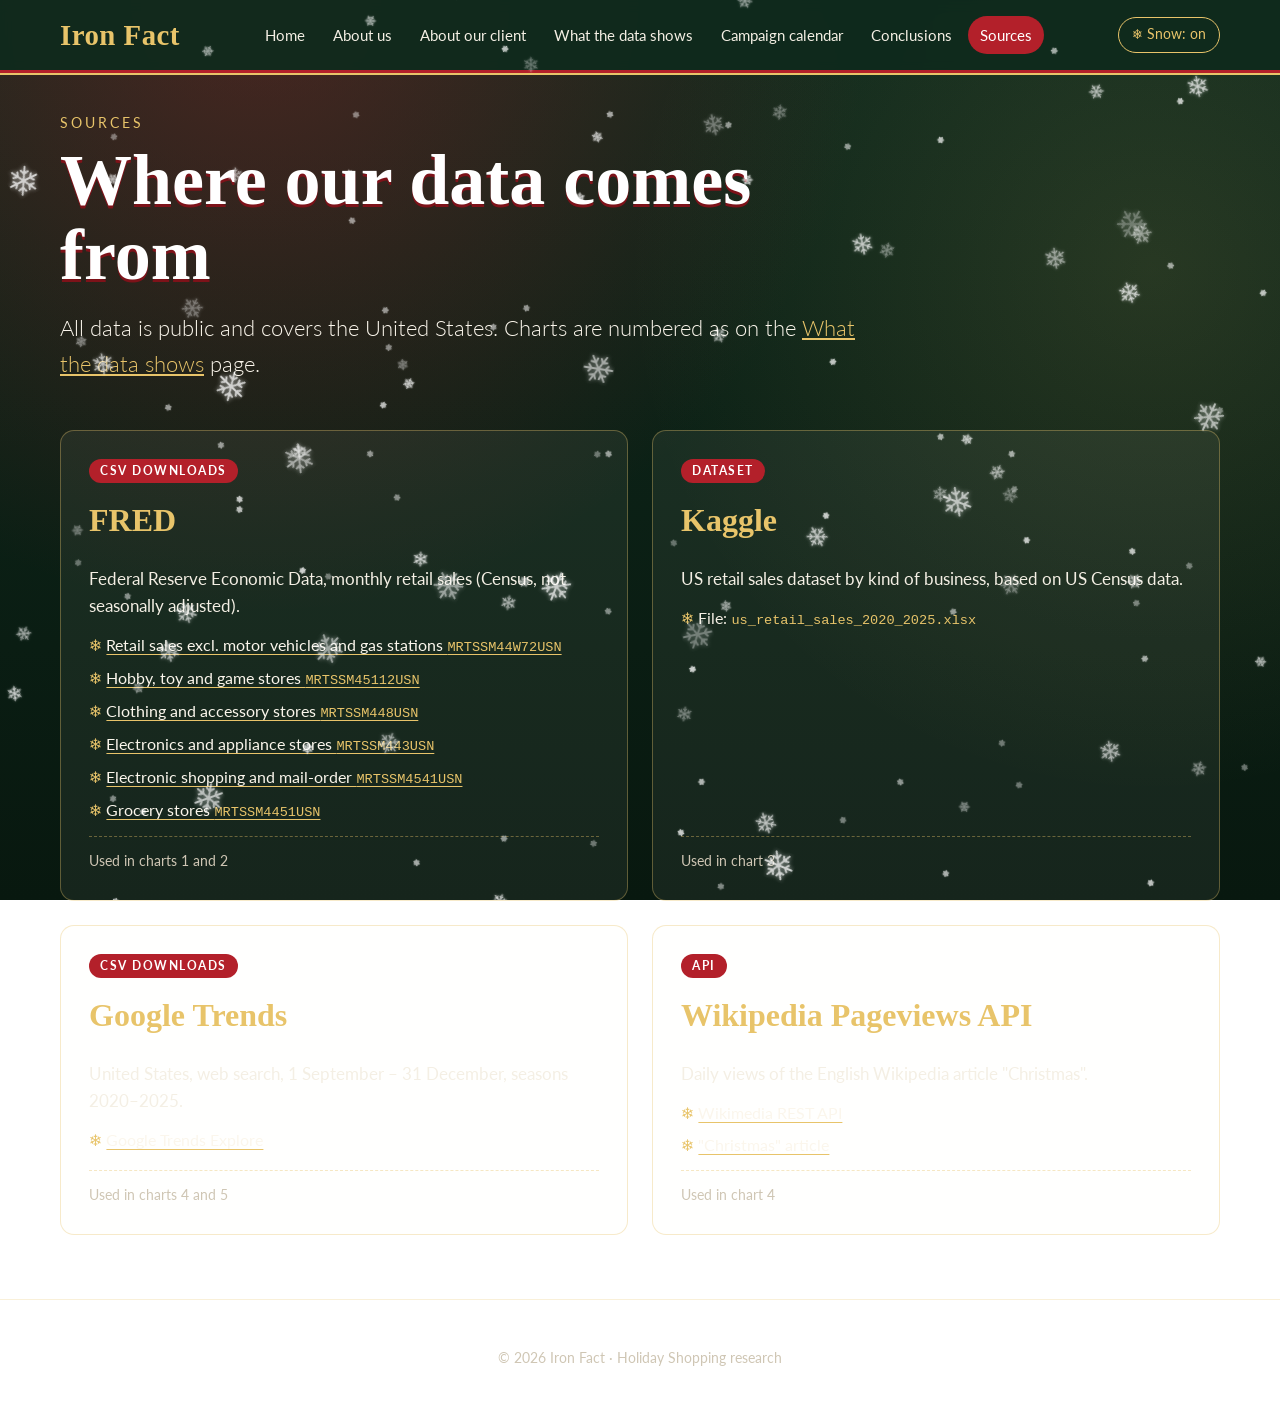
<file: website/sources.html>
<!DOCTYPE html>
<html lang="en">
<head>
  <meta charset="UTF-8">
  <meta name="viewport" content="width=device-width, initial-scale=1.0">
  <title>Sources | Iron Fact</title>
  <link rel="preconnect" href="https://fonts.googleapis.com">
  <link rel="preconnect" href="https://fonts.gstatic.com" crossorigin>
  <link href="https://fonts.googleapis.com/css2?family=Lato:wght@300;400;700&family=Mountains+of+Christmas:wght@700&display=swap" rel="stylesheet">
  <link rel="stylesheet" href="css/style.css">
  <script src="js/snow.js" defer></script>
</head>
<body>
  <header class="site-header">
    <div class="header-inner">
      <a class="brand" href="index.html">Iron Fact</a>
      <nav class="main-nav" aria-label="Main">
        <ul>
          <li><a href="index.html">Home</a></li>
          <li><a href="about-us.html">About us</a></li>
          <li><a href="about-client.html">About our client</a></li>
          <li><a href="data.html">What the data shows</a></li>
          <li><a href="calendar.html">Campaign calendar</a></li>
          <li><a href="conclusions.html">Conclusions</a></li>
          <li><a href="sources.html" aria-current="page">Sources</a></li>
        </ul>
      </nav>
      <button type="button" class="snow-toggle" data-snow-toggle aria-pressed="true">❄ Snow: on</button>
    </div>
  </header>

  <main>
    <section class="page-intro">
      <p class="eyebrow">Sources</p>
      <h1>Where our data comes from</h1>
      <p class="lead">All data is public and covers the United States. Charts are numbered as on the <a href="data.html">What the data shows</a> page.</p>
    </section>

    <section class="sources">
      <article class="card source-card">
        <span class="source-tag">CSV downloads</span>
        <h2>FRED</h2>
        <p>Federal Reserve Economic Data, monthly retail sales (Census, not seasonally adjusted).</p>
        <ul class="source-links">
          <li><a href="https://fred.stlouisfed.org/series/MRTSSM44W72USN" target="_blank" rel="noopener noreferrer">Retail sales excl. motor vehicles and gas stations <span>MRTSSM44W72USN</span></a></li>
          <li><a href="https://fred.stlouisfed.org/series/MRTSSM45112USN" target="_blank" rel="noopener noreferrer">Hobby, toy and game stores <span>MRTSSM45112USN</span></a></li>
          <li><a href="https://fred.stlouisfed.org/series/MRTSSM448USN" target="_blank" rel="noopener noreferrer">Clothing and accessory stores <span>MRTSSM448USN</span></a></li>
          <li><a href="https://fred.stlouisfed.org/series/MRTSSM443USN" target="_blank" rel="noopener noreferrer">Electronics and appliance stores <span>MRTSSM443USN</span></a></li>
          <li><a href="https://fred.stlouisfed.org/series/MRTSSM4541USN" target="_blank" rel="noopener noreferrer">Electronic shopping and mail-order <span>MRTSSM4541USN</span></a></li>
          <li><a href="https://fred.stlouisfed.org/series/MRTSSM4451USN" target="_blank" rel="noopener noreferrer">Grocery stores <span>MRTSSM4451USN</span></a></li>
        </ul>
        <p class="used-in">Used in charts 1 and 2</p>
      </article>

      <article class="card source-card">
        <span class="source-tag">Dataset</span>
        <h2>Kaggle</h2>
        <p>US retail sales dataset by kind of business, based on US Census data.</p>
        <ul class="source-links">
          <li>File: <code>us_retail_sales_2020_2025.xlsx</code></li>
        </ul>
        <p class="used-in">Used in chart 3</p>
      </article>

      <article class="card source-card">
        <span class="source-tag">CSV downloads</span>
        <h2>Google Trends</h2>
        <p>United States, web search, 1 September – 31 December, seasons 2020–2025.</p>
        <ul class="source-links">
          <li><a href="https://trends.google.com/trends/explore" target="_blank" rel="noopener noreferrer">Google Trends Explore</a></li>
        </ul>
        <p class="used-in">Used in charts 4 and 5</p>
      </article>

      <article class="card source-card">
        <span class="source-tag">API</span>
        <h2>Wikipedia Pageviews API</h2>
        <p>Daily views of the English Wikipedia article "Christmas".</p>
        <ul class="source-links">
          <li><a href="https://wikimedia.org/api/rest_v1/" target="_blank" rel="noopener noreferrer">Wikimedia REST API</a></li>
          <li><a href="https://en.wikipedia.org/wiki/Christmas" target="_blank" rel="noopener noreferrer">"Christmas" article</a></li>
        </ul>
        <p class="used-in">Used in chart 4</p>
      </article>
    </section>
  </main>

  <footer class="site-footer">
    <p>&copy; 2026 Iron Fact &middot; Holiday Shopping research</p>
  </footer>
</body>
</html>
</file>
<file: website/css/style.css>
:root {
  --green-dark: #0f2a1d;
  --green: #1b4d33;
  --red: #b3202a;
  --red-dark: #7d1219;
  --gold: #e8c46a;
  --cream: #fbf6ec;
  --text: #f4efe4;
  --muted: #cfc6b4;
  --radius: 14px;
}

* {
  box-sizing: border-box;
}

html,
body {
  margin: 0;
}

body {
  font-family: "Lato", system-ui, -apple-system, "Segoe UI", sans-serif;
  color: var(--text);
  background:
    radial-gradient(circle at 20% 0%, rgba(179, 32, 42, 0.35), transparent 45%),
    radial-gradient(circle at 90% 30%, rgba(232, 196, 106, 0.12), transparent 40%),
    linear-gradient(180deg, var(--green-dark) 0%, #08180f 100%);
  background-attachment: fixed;
  min-height: 100vh;
  line-height: 1.6;
}

a {
  color: var(--gold);
}

/* Snow overlay: above everything, never blocks interaction */
#snow-overlay {
  position: fixed;
  inset: 0;
  width: 100vw;
  height: 100vh;
  margin: 0;
  padding: 0;
  border: 0;
  background: transparent;
  overflow: hidden;
  pointer-events: none;
  z-index: 2147483647;
}

#snow-overlay::backdrop {
  display: none;
}

/* Header */
.site-header {
  position: sticky;
  top: 0;
  z-index: 100;
  background: rgba(15, 42, 29, 0.92);
  backdrop-filter: blur(6px);
  border-bottom: 3px solid var(--red);
  box-shadow: 0 2px 0 var(--gold);
}

.header-inner {
  max-width: 1200px;
  margin: 0 auto;
  padding: 0.75rem 1.25rem;
  display: flex;
  align-items: center;
  justify-content: space-between;
  gap: 1rem;
  flex-wrap: wrap;
}

.brand {
  font-family: "Mountains of Christmas", Georgia, serif;
  font-size: 1.8rem;
  font-weight: 700;
  color: var(--gold);
  text-decoration: none;
  letter-spacing: 0.5px;
}

.main-nav ul {
  list-style: none;
  margin: 0;
  padding: 0;
  display: flex;
  flex-wrap: wrap;
  gap: 0.25rem;
}

.main-nav a {
  display: block;
  padding: 0.4rem 0.75rem;
  border-radius: 999px;
  color: var(--text);
  text-decoration: none;
  font-size: 0.95rem;
  transition: background 0.2s;
}

.main-nav a:hover,
.main-nav a:focus-visible,
.main-nav a[aria-current="page"] {
  background: var(--red);
  color: #fff;
}

.snow-toggle {
  font: inherit;
  font-size: 0.85rem;
  padding: 0.4rem 0.8rem;
  border-radius: 999px;
  border: 1px solid var(--gold);
  background: transparent;
  color: var(--gold);
  cursor: pointer;
}

.snow-toggle:hover,
.snow-toggle:focus-visible {
  background: var(--gold);
  color: var(--green-dark);
}

/* Layout */
main {
  max-width: 1200px;
  margin: 0 auto;
  padding: 2.5rem 1.25rem 4rem;
}

/* Hero */
.hero {
  display: grid;
  grid-template-columns: 1.2fr 1fr;
  gap: 3rem;
  align-items: center;
}

.eyebrow {
  text-transform: uppercase;
  letter-spacing: 3px;
  font-size: 0.85rem;
  color: var(--gold);
  margin: 0 0 0.5rem;
}

.hero h1 {
  font-family: "Mountains of Christmas", Georgia, serif;
  font-size: clamp(2.6rem, 6vw, 4.5rem);
  line-height: 1.05;
  margin: 0 0 0.75rem;
  color: #fff;
  text-shadow: 0 3px 0 var(--red-dark);
}

.hero .subtitle {
  font-size: clamp(1.2rem, 2.2vw, 1.6rem);
  font-weight: 300;
  margin: 0 0 1.75rem;
  color: var(--cream);
}

.meta {
  display: grid;
  gap: 0.75rem;
  margin: 0;
}

.meta div {
  border-left: 4px solid var(--red);
  padding-left: 0.9rem;
}

.meta dt {
  font-size: 0.8rem;
  text-transform: uppercase;
  letter-spacing: 2px;
  color: var(--gold);
}

.meta dd {
  margin: 0;
  font-size: 1.1rem;
}

.hero-figure {
  margin: 0;
  justify-self: center;
  position: relative;
  padding: 12px;
  background: linear-gradient(135deg, var(--gold), #b8913a);
  border-radius: var(--radius);
  box-shadow: 0 20px 50px rgba(0, 0, 0, 0.5);
  transform: rotate(1.5deg);
}

.hero-figure img {
  display: block;
  width: 100%;
  max-width: 420px;
  height: auto;
  border-radius: calc(var(--radius) - 6px);
}

.hero-figure::before {
  content: "";
  position: absolute;
  top: -18px;
  left: 50%;
  width: 46px;
  height: 46px;
  transform: translateX(-50%) rotate(45deg);
  background: var(--red);
  border-radius: 6px 0 6px 0;
  box-shadow: 0 4px 10px rgba(0, 0, 0, 0.4);
}

/* Brief cards */
.brief {
  display: grid;
  grid-template-columns: repeat(2, 1fr);
  gap: 1.5rem;
  margin-top: 4rem;
}

.card {
  background: rgba(251, 246, 236, 0.06);
  border: 1px solid rgba(232, 196, 106, 0.35);
  border-radius: var(--radius);
  padding: 1.75rem;
}

.card h2 {
  font-family: "Mountains of Christmas", Georgia, serif;
  font-size: 2rem;
  margin: 0 0 0.5rem;
  color: var(--gold);
}

.card p {
  margin: 0;
  font-size: 1.1rem;
}

/* Explore links */
.explore {
  margin-top: 4rem;
}

.explore h2 {
  font-family: "Mountains of Christmas", Georgia, serif;
  font-size: 2.4rem;
  text-align: center;
  margin: 0 0 1.5rem;
  color: #fff;
}

.page-links {
  list-style: none;
  padding: 0;
  margin: 0;
  display: grid;
  grid-template-columns: repeat(3, 1fr);
  gap: 1rem;
}

.page-links a {
  display: flex;
  align-items: center;
  gap: 0.75rem;
  height: 100%;
  padding: 1.25rem 1.5rem;
  border-radius: var(--radius);
  background: linear-gradient(135deg, var(--red), var(--red-dark));
  color: #fff;
  text-decoration: none;
  font-size: 1.1rem;
  font-weight: 700;
  border: 2px solid transparent;
  transition: transform 0.2s, border-color 0.2s;
}

.page-links a:nth-child(even),
.page-links li:nth-child(even) a {
  background: linear-gradient(135deg, var(--green), #123823);
}

.page-links a:hover,
.page-links a:focus-visible {
  transform: translateY(-3px);
  border-color: var(--gold);
}

.page-links .icon {
  font-size: 1.5rem;
}

/* Under construction pages */
.construction {
  text-align: center;
  max-width: 640px;
  margin: 3rem auto;
}

.construction h1 {
  font-family: "Mountains of Christmas", Georgia, serif;
  font-size: clamp(2.4rem, 6vw, 3.8rem);
  margin: 0 0 1rem;
  color: #fff;
}

.construction .badge {
  display: inline-block;
  font-size: 3.5rem;
  margin-bottom: 1rem;
}

.construction p {
  font-size: 1.15rem;
  color: var(--muted);
}

.btn {
  display: inline-block;
  margin-top: 1.5rem;
  padding: 0.7rem 1.4rem;
  border-radius: 999px;
  background: var(--red);
  color: #fff;
  text-decoration: none;
  font-weight: 700;
}

.btn:hover,
.btn:focus-visible {
  background: var(--red-dark);
}

/* About us */
.page-intro {
  max-width: 800px;
}

.page-intro h1 {
  font-family: "Mountains of Christmas", Georgia, serif;
  font-size: clamp(2.6rem, 6vw, 4.5rem);
  line-height: 1.05;
  margin: 0 0 1rem;
  color: #fff;
  text-shadow: 0 3px 0 var(--red-dark);
}

.lead {
  font-size: clamp(1.15rem, 2vw, 1.4rem);
  font-weight: 300;
  color: var(--cream);
  margin: 0;
}

.facts {
  display: grid;
  grid-template-columns: repeat(3, 1fr);
  gap: 1rem;
  margin-top: 3rem;
}

.fact {
  text-align: center;
  padding: 1.5rem 1rem;
  border-radius: var(--radius);
  background: linear-gradient(135deg, var(--red), var(--red-dark));
  border: 2px solid var(--gold);
}

.fact-value {
  display: block;
  font-family: "Mountains of Christmas", Georgia, serif;
  font-size: 2.8rem;
  line-height: 1.1;
  color: var(--gold);
}

.fact-label {
  text-transform: uppercase;
  letter-spacing: 2px;
  font-size: 0.85rem;
}

.team {
  list-style: none;
  padding: 0;
  margin: 0;
  display: grid;
  grid-template-columns: repeat(3, 1fr);
  gap: 1.5rem;
}

.team-member {
  text-align: center;
  padding: 2rem 1.5rem;
  border-radius: var(--radius);
  background: rgba(251, 246, 236, 0.06);
  border: 1px solid rgba(232, 196, 106, 0.35);
}

.avatar {
  display: inline-grid;
  place-items: center;
  width: 96px;
  height: 96px;
  border-radius: 50%;
  font-size: 3rem;
  background: var(--green);
  border: 3px solid var(--gold);
}

img.avatar {
  display: inline-block;
  object-fit: cover;
  vertical-align: top;
}

.team-member h3 {
  margin: 1rem 0 0.25rem;
  font-size: 1.25rem;
  color: #fff;
}

.role {
  margin: 0;
  color: var(--gold);
}

/* About our client */
.card-wide {
  grid-column: 1 / -1;
}

.card h3 {
  margin: 0 0 0.5rem;
  font-size: 1.3rem;
  color: var(--gold);
}

.grid-3 {
  display: grid;
  grid-template-columns: repeat(3, 1fr);
  gap: 1.5rem;
}

.hypotheses {
  list-style: none;
  counter-reset: hypothesis;
  padding: 0;
  margin: 0;
  display: grid;
  grid-template-columns: repeat(3, 1fr);
  gap: 1.5rem;
}

.hypotheses li {
  counter-increment: hypothesis;
  padding: 1.5rem;
  border-radius: var(--radius);
  background: linear-gradient(135deg, var(--red), var(--red-dark));
  border: 2px solid var(--gold);
  font-size: 1.1rem;
  font-weight: 700;
}

.hypotheses li::before {
  content: counter(hypothesis);
  display: block;
  font-family: "Mountains of Christmas", Georgia, serif;
  font-size: 2.8rem;
  line-height: 1;
  margin-bottom: 0.5rem;
  color: var(--gold);
}

/* What the data shows */
.chart-card {
  margin: 3rem 0 0;
  padding: 1.75rem;
  border-radius: var(--radius);
  background: var(--cream);
  color: #1f2a24;
  border: 3px solid var(--gold);
  box-shadow: 0 16px 40px rgba(0, 0, 0, 0.45);
}

.chart-card figcaption {
  display: flex;
  align-items: flex-start;
  gap: 1rem;
  margin-bottom: 1rem;
}

.chart-card h2 {
  margin: 0;
  font-size: clamp(1.1rem, 2vw, 1.4rem);
  line-height: 1.35;
  color: var(--green-dark);
}

.chart-number {
  flex: none;
  display: grid;
  place-items: center;
  width: 2.4rem;
  height: 2.4rem;
  border-radius: 50%;
  background: var(--red);
  color: #fff;
  font-weight: 700;
  font-size: 1.1rem;
}

.chart {
  width: 100%;
  min-height: 420px;
}

.chart-tall {
  min-height: 600px;
}

.takeaway {
  margin: 1rem 0 0;
  padding: 0.9rem 1.1rem;
  border-left: 5px solid var(--red);
  background: rgba(179, 32, 42, 0.08);
  border-radius: 0 8px 8px 0;
  font-size: 1.1rem;
  font-weight: 700;
  color: var(--green-dark);
}

@media (max-width: 600px) {
  .chart-card {
    padding: 1rem;
  }
}

/* Conclusions */
.table-wrap {
  overflow-x: auto;
  border-radius: var(--radius);
  border: 3px solid var(--gold);
  box-shadow: 0 16px 40px rgba(0, 0, 0, 0.45);
}

.hypothesis-table {
  width: 100%;
  border-collapse: collapse;
  background: var(--cream);
  color: #1f2a24;
  font-size: 1.05rem;
}

.hypothesis-table th,
.hypothesis-table td {
  padding: 1rem 1.25rem;
  text-align: left;
  vertical-align: top;
  border-bottom: 1px solid #e6dcc8;
}

.hypothesis-table thead th {
  background: var(--red);
  color: #fff;
  font-size: 0.85rem;
  text-transform: uppercase;
  letter-spacing: 2px;
}

.hypothesis-table tbody th {
  font-family: "Mountains of Christmas", Georgia, serif;
  font-size: 1.6rem;
  color: var(--red);
  width: 4rem;
}

.hypothesis-table tbody tr:last-child > * {
  border-bottom: 0;
}

.hypothesis-table td:last-child {
  width: 40%;
}

.result {
  display: inline-block;
  margin: 0 0.4rem 0.3rem 0;
  padding: 0.2rem 0.75rem;
  border-radius: 999px;
  font-size: 0.9rem;
  font-weight: 700;
  white-space: nowrap;
}

.result-yes {
  background: var(--green);
  color: #fff;
}

.result-partial {
  background: var(--gold);
  color: var(--green-dark);
}

.recommendations {
  list-style: none;
  counter-reset: rec;
  padding: 0;
  margin: 0;
  display: grid;
  gap: 1rem;
}

.recommendations li {
  counter-increment: rec;
  display: flex;
  align-items: center;
  gap: 1.25rem;
  padding: 1.1rem 1.5rem;
  border-radius: var(--radius);
  background: linear-gradient(135deg, var(--red), var(--red-dark));
  border: 2px solid var(--gold);
  font-size: 1.1rem;
}

.recommendations li::before {
  content: counter(rec);
  flex: none;
  font-family: "Mountains of Christmas", Georgia, serif;
  font-size: 2.4rem;
  line-height: 1;
  color: var(--gold);
  width: 2rem;
  text-align: center;
}

.recommendations strong {
  color: var(--gold);
}

.limitations ul {
  margin: 0;
  padding-left: 1.25rem;
  display: grid;
  gap: 0.6rem;
  font-size: 1.05rem;
}

.limitations li::marker {
  content: "❄  ";
  color: var(--gold);
}

/* Sources */
.sources {
  display: grid;
  grid-template-columns: repeat(2, 1fr);
  gap: 1.5rem;
  margin-top: 3rem;
}

.source-card {
  display: flex;
  flex-direction: column;
  gap: 0.75rem;
}

.source-card p {
  font-size: 1.05rem;
}

.source-tag {
  align-self: flex-start;
  padding: 0.15rem 0.7rem;
  border-radius: 999px;
  background: var(--red);
  color: #fff;
  font-size: 0.75rem;
  font-weight: 700;
  text-transform: uppercase;
  letter-spacing: 1.5px;
}

.source-links {
  list-style: none;
  margin: 0;
  padding: 0;
  display: grid;
  gap: 0.4rem;
}

.source-links li::before {
  content: "❄ ";
  color: var(--gold);
}

.source-links a {
  color: var(--cream);
  text-decoration-color: var(--gold);
  text-underline-offset: 3px;
}

.source-links a:hover,
.source-links a:focus-visible {
  color: var(--gold);
}

.source-links span,
.source-links code {
  font-family: ui-monospace, Menlo, monospace;
  font-size: 0.85rem;
  color: var(--gold);
}

.source-card .used-in {
  margin-top: auto;
  padding-top: 0.75rem;
  border-top: 1px dashed rgba(232, 196, 106, 0.4);
  font-size: 0.9rem;
  color: var(--muted);
}

@media (max-width: 900px) {
  .sources {
    grid-template-columns: 1fr;
  }
}

/* Footer */
.site-footer {
  text-align: center;
  padding: 2rem 1rem;
  color: var(--muted);
  font-size: 0.9rem;
  border-top: 1px solid rgba(232, 196, 106, 0.25);
}

:focus-visible {
  outline: 3px solid var(--gold);
  outline-offset: 2px;
}

@media (max-width: 900px) {
  .hero {
    grid-template-columns: 1fr;
  }
  .page-links {
    grid-template-columns: repeat(2, 1fr);
  }
  .grid-3,
  .hypotheses {
    grid-template-columns: 1fr;
  }
}

@media (max-width: 600px) {
  .brief,
  .page-links,
  .facts,
  .team {
    grid-template-columns: 1fr;
  }
  .hero-figure {
    transform: none;
  }
}
</file>
<file: website/css/calendar.css>
.campaign-page { max-width: 1500px; }
.calendar-intro h1 { font-family: "Mountains of Christmas", Georgia, serif; font-size: 2.8rem; line-height: 1.15; margin: 0 0 1rem; }
.calendar-intro h1 span { color: var(--gold); }
.calendar-intro > p { max-width: 850px; }
.planning-note, .calendar-footnote { color: var(--muted); font-size: .95rem; }
.calendar-workspace { margin-top: 2rem; border-top: 3px solid var(--gold); padding-top: 1.25rem; }
.calendar-toolbar { display: flex; align-items: center; justify-content: space-between; gap: 1rem; flex-wrap: wrap; }
.calendar-toolbar h2 { font-size: 1.25rem; margin: 0; }
.calendar-controls { display: flex; align-items: center; flex-wrap: wrap; gap: 1rem; }
.calendar-controls label { display: flex; align-items: center; gap: .5rem; font-size: .9rem; }
.calendar-controls select, .calendar-controls button { font: inherit; padding: .5rem .7rem; border: 1px solid var(--gold); border-radius: 4px; background: #fff; color: #172a20; min-height: 40px; }
.calendar-controls button { cursor: pointer; }
.calendar-controls button:hover { background: var(--gold); }
.priority-filter input { width: 18px; height: 18px; accent-color: var(--red); }
#calendar-status { font-size: .9rem; color: var(--muted); }
.calendar-legend { display: flex; flex-wrap: wrap; gap: .6rem 1.25rem; padding: .5rem 0 1rem; }
.legend-entry { font-size: .85rem; display: inline-flex; align-items: center; gap: .4rem; }
.legend-entry::before { content: ""; width: 12px; height: 12px; background: var(--campaign-color); border: 1px solid #fff9; }
.timeline-scroll { overflow: auto; max-width: 100%; background: #fff; color: #192b22; border: 1px solid #c9d2ca; }
.campaign-timeline { min-width: 1550px; }
.timeline-row { display: grid; grid-template-columns: 235px minmax(0, 1fr); min-height: 48px; border-bottom: 1px solid #dfe5df; }
.timeline-label { position: sticky; left: 0; z-index: 3; background: #fff; padding: .65rem .8rem; font-size: .85rem; border-right: 1px solid #d4ddd5; line-height: 1.35; display: flex; align-items: center; }
.timeline-track { position: relative; min-width: 0; background: repeating-linear-gradient(to right, transparent 0, transparent calc(var(--week-width) - 1px), #e3e8e3 calc(var(--week-width) - 1px), #e3e8e3 var(--week-width)); }
.month-row { min-height: 40px; font-weight: 700; }
.month-label, .week-label { position: absolute; top: 0; height: 100%; padding: .5rem .3rem; border-right: 1px solid #d4ddd5; white-space: nowrap; overflow: hidden; }
.month-row .timeline-track, .month-row .timeline-label { background: #e6eee8; }
.week-row { min-height: 36px; }
.week-label { font-size: .7rem; }
.event-row { min-height: 98px; }
.event-marker { position: absolute; top: 9px; border-left: 2px solid #b3202a; height: 75px; font-size: .7rem; line-height: 1.2; white-space: nowrap; padding-left: 4px; font-weight: 700; }
.event-1, .event-3 { top: 48px; height: 35px; }
.event-2, .event-3 { width: max-content !important; transform: translateX(-100%); text-align: right; padding-right: 4px; border-left: 0; border-right: 2px solid #b3202a; }
.group-row { min-height: 32px; }
.group-row .timeline-label, .group-row .timeline-track { background: #e6eee8; font-weight: 700; }
.group-row .timeline-label { font-size: .75rem; text-transform: uppercase; }
.cycle-bar, .campaign-bar { position: absolute; top: 9px; height: 30px; border-radius: 4px; overflow: hidden; text-overflow: ellipsis; white-space: nowrap; padding: 4px 8px; font: inherit; font-size: .75rem; text-align: left; }
.cycle-bar { background: #dce5df; color: #243f2e; border: 1px solid #adbdaf; }
.campaign-bar { background: var(--campaign-color); color: #fff; cursor: pointer; border: 1px solid #0002; z-index: 2; }
.campaign-bar:hover { filter: brightness(1.15); }
.campaign-bar:focus-visible { z-index: 4; outline-color: #15291c; }
.peak-band { position: absolute; bottom: 0; height: 7px; background: #0007; border-top: 1px solid #fff9; pointer-events: none; }
.date-guide, .boundary-guide { position: absolute; top: 0; bottom: 0; border-left: 1px dashed #b3202a55; pointer-events: none; }
.boundary-guide { border-left: 2px dotted #506558; }
.control-label { display: block; padding: .8rem; color: #536258; font-size: .85rem; }
.calendar-notes { display: grid; grid-template-columns: repeat(3, minmax(0, 1fr)); gap: 2rem; margin-top: 2rem; padding-top: 1rem; border-top: 1px solid #e8c46a55; }
.calendar-notes h2 { font-size: 1.15rem; color: var(--gold); }
.calendar-notes p { font-size: .95rem; }
#campaign-dialog { position: fixed; inset: 0; width: min(700px, calc(100% - 2rem)); max-height: 85dvh; padding: 1.5rem; border: 2px solid var(--gold); border-radius: 8px; color: #192b22; background: #fff; }
#campaign-dialog::backdrop { background: #00150dbb; }
.dialog-header { display: flex; gap: 1rem; align-items: center; justify-content: space-between; border-bottom: 1px solid #dae2db; }
.dialog-header p { font-size: .8rem; }
.dialog-header button { cursor: pointer; background: #1b4d33; color: white; border: 0; padding: .6rem .8rem; border-radius: 4px; }
#campaign-detail h2 { font-size: 1.8rem; margin-bottom: .25rem; }
.brief-priority { color: #8c1c25; font-weight: 700; }
.brief-fields dt { font-weight: 700; margin-top: 1rem; }
.brief-fields dd { margin: .2rem 0 0; }
#campaign-detail li { margin-bottom: .6rem; }
.brief-caveat { border-top: 1px solid #dae2db; padding-top: 1rem; font-size: .85rem; }
.print-campaigns { display: none; }
@media (max-width: 700px) {
  .calendar-intro h1 { font-size: 2rem; }
  .calendar-controls { align-items: flex-start; gap: .75rem; }
  .calendar-controls > label:first-child { flex-basis: 100%; }
  .calendar-notes { grid-template-columns: 1fr; gap: .5rem; }
  .campaign-page .calendar-intro { margin-top: .5rem; }
  body:has(.campaign-page) .site-header { position: relative; }
  .timeline-row { grid-template-columns: 175px minmax(0, 1fr); }
  .timeline-label { font-size: .75rem; }
}
@media print {
  @page { size: A3 landscape; margin: 12mm; }
  body:has(.campaign-page) { background: #fff; color: #172a20; }
  .site-header, .site-footer, #snow-overlay, .calendar-controls, #campaign-dialog { display: none !important; }
  .campaign-page { padding: 0; max-width: none; }
  .campaign-page * { print-color-adjust: exact; -webkit-print-color-adjust: exact; }
  .calendar-intro h1, .calendar-intro h1 span, .planning-note, .calendar-footnote, #calendar-status, .calendar-notes h2 { color: #172a20; }
  .timeline-scroll { overflow: visible; }
  .campaign-timeline { min-width: 0; }
  .timeline-row { grid-template-columns: 190px minmax(0, 1fr); break-inside: avoid; }
  .timeline-label { position: static; }
  .week-label { font-size: 7px; }
  .campaign-bar, .cycle-bar { font-size: 8px; padding-left: 3px; }
  .calendar-notes { gap: 1rem; }
  .print-campaigns { display: block; }
  .print-campaigns article { break-before: page; }
}
</file>
